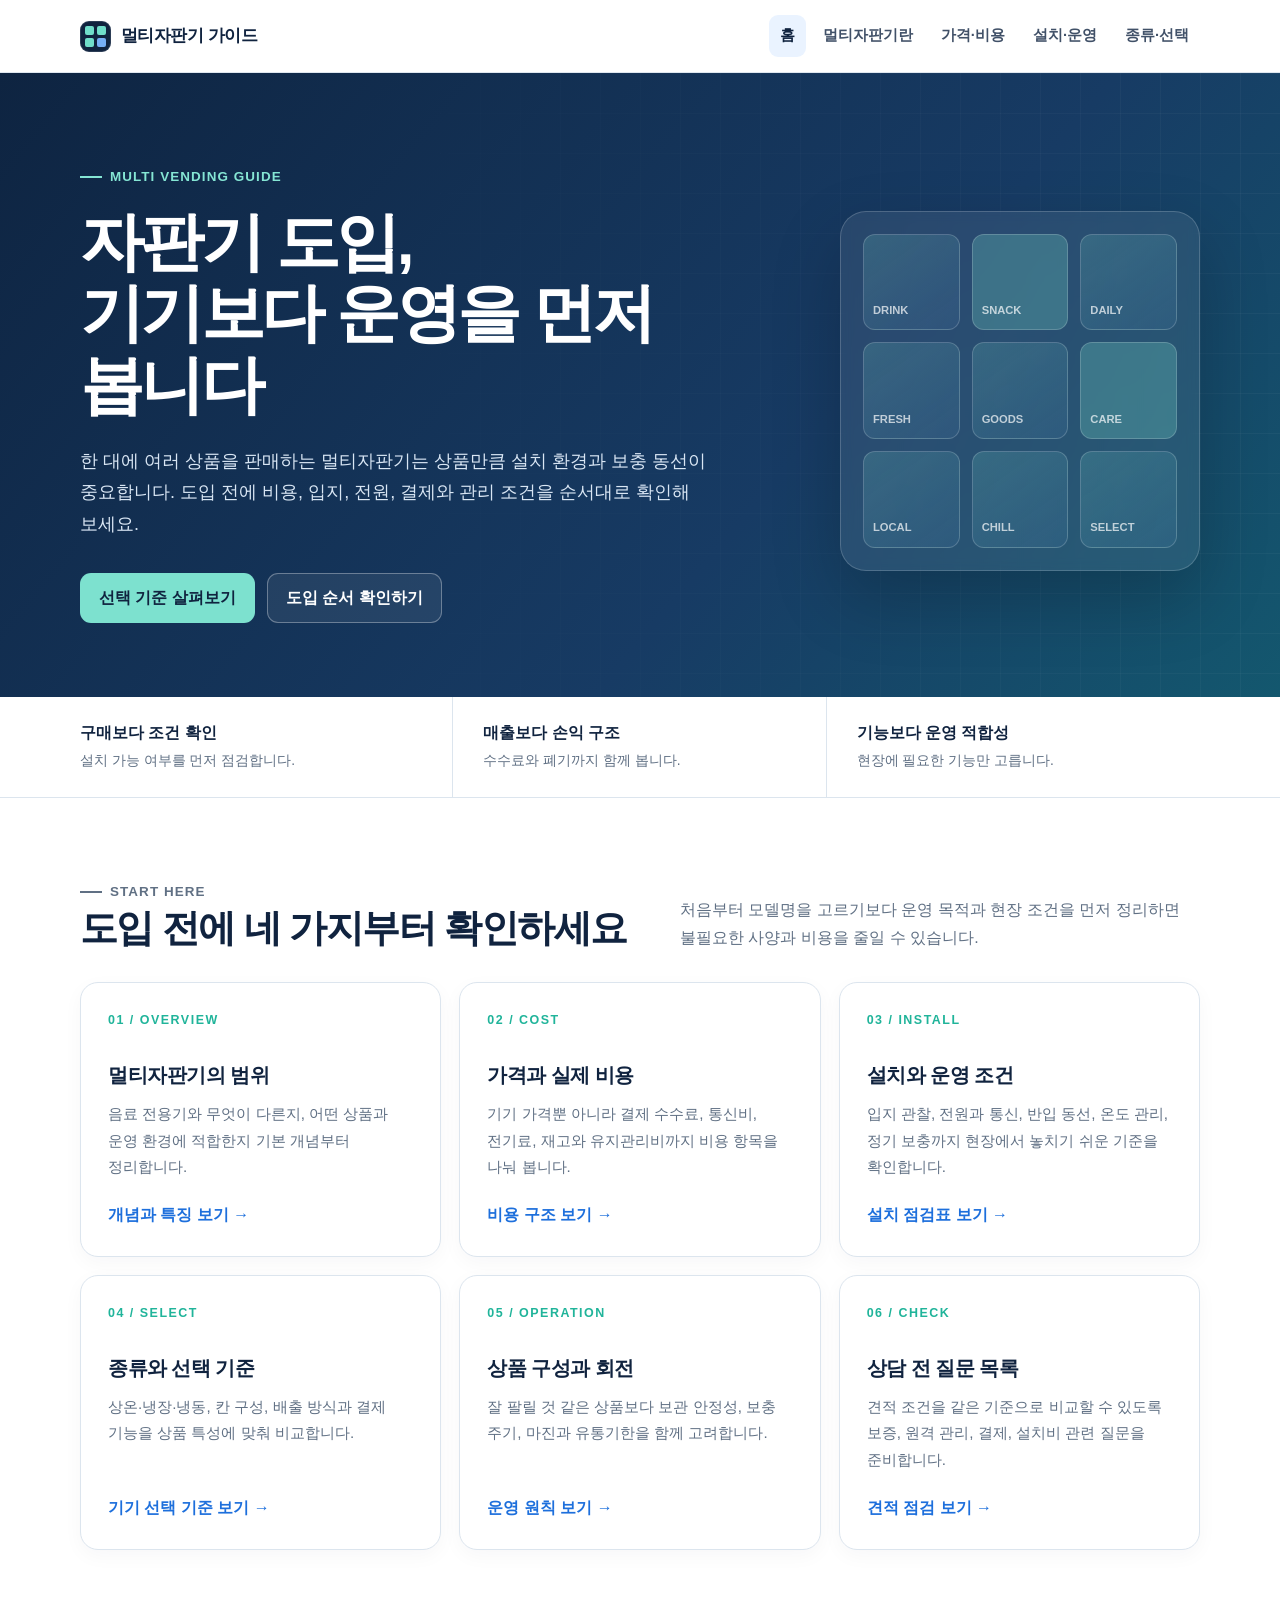
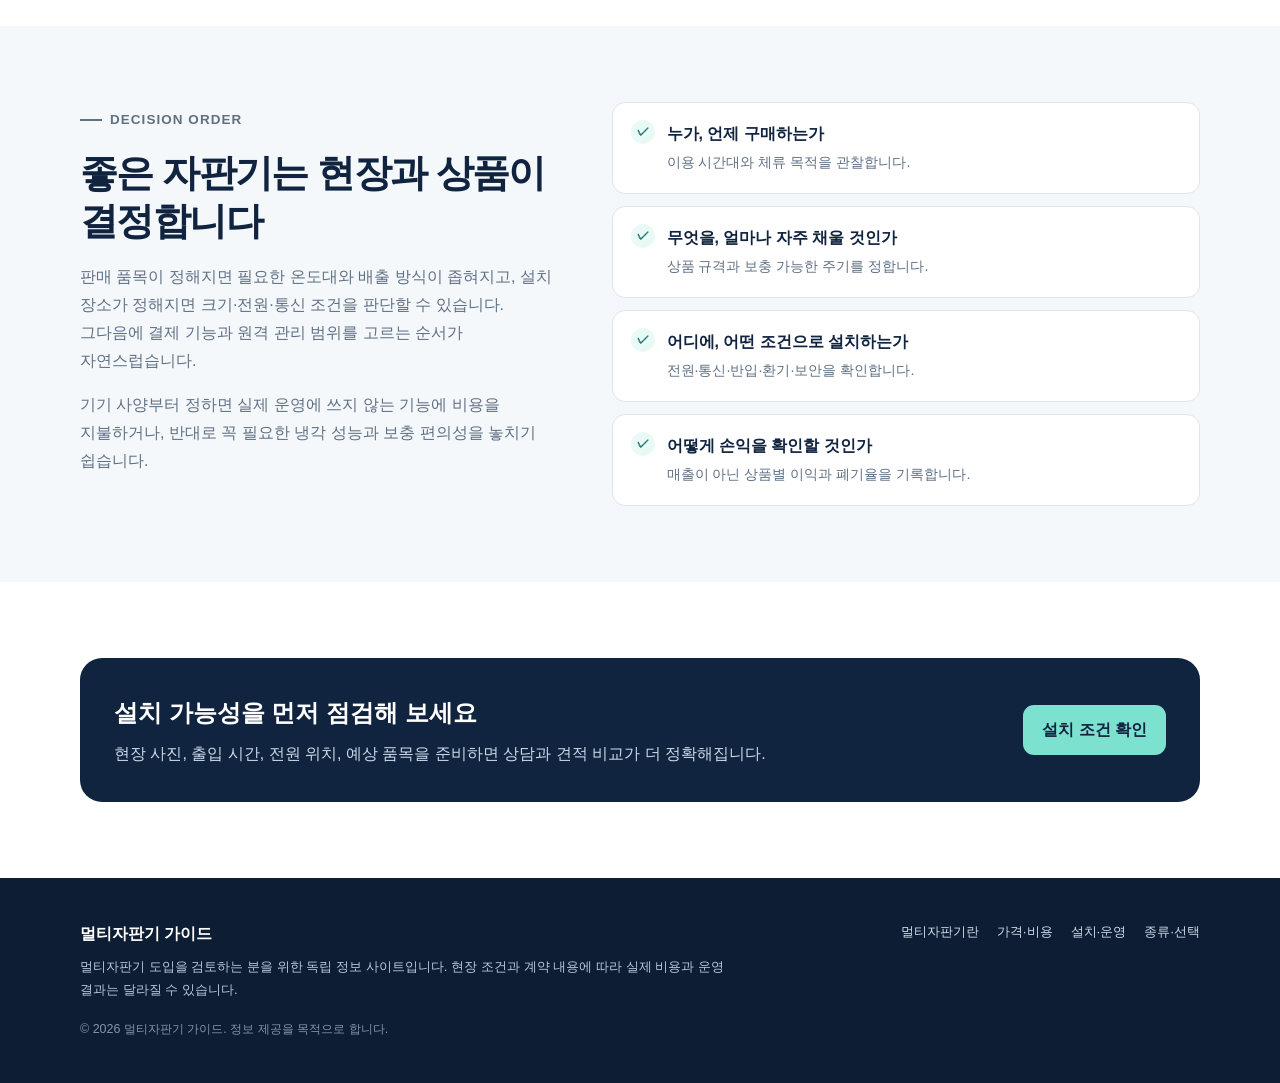
<file: index.html>
<!doctype html>
<html lang="ko">
<head>
  <meta charset="utf-8">
  <meta name="viewport" content="width=device-width, initial-scale=1">
  <title>멀티자판기 가이드 | 설치·비용·운영 정보를 한곳에</title>
  <meta name="description" content="멀티자판기 도입 전 확인할 기기 유형, 예상 비용, 설치 환경, 상품 구성과 운영 관리 기준을 실무 관점에서 정리한 정보 가이드입니다.">
  <link rel="canonical" href="https://multi-vending-guide.github.io/">
  <meta name="theme-color" content="#10233f">
  <meta property="og:type" content="website">
  <meta property="og:locale" content="ko_KR">
  <meta property="og:site_name" content="멀티자판기 가이드">
  <meta property="og:title" content="멀티자판기 가이드 | 설치·비용·운영 정보를 한곳에">
  <meta property="og:description" content="기기 선택부터 설치 환경과 운영 관리까지, 멀티자판기 도입 전에 필요한 정보를 차분하게 살펴보세요.">
  <meta property="og:url" content="https://multi-vending-guide.github.io/">
  <meta name="twitter:card" content="summary">
  <meta name="twitter:title" content="멀티자판기 가이드">
  <meta name="twitter:description" content="멀티자판기 도입 전 확인할 설치·비용·운영 기준을 정리했습니다.">
  <link rel="icon" href="favicon.svg" type="image/svg+xml">
  <link rel="manifest" href="site.webmanifest">
  <link rel="stylesheet" href="assets/style.css">
  <script type="application/ld+json">
  {"@context":"https://schema.org","@type":"WebSite","name":"멀티자판기 가이드","url":"https://multi-vending-guide.github.io/","description":"멀티자판기 설치와 운영을 준비하는 사람을 위한 독립 정보 사이트","inLanguage":"ko-KR"}
  </script>
</head>
<body>
  <a class="skip-link" href="#main">본문 바로가기</a>
  <header class="site-header">
    <div class="container header-inner">
      <a class="brand" href="index.html" aria-label="멀티자판기 가이드 홈"><span class="brand-mark" aria-hidden="true"><i></i><i></i><i></i><i></i></span>멀티자판기 가이드</a>
      <button class="menu-button" type="button" aria-expanded="false" aria-controls="site-nav" aria-label="메뉴 열기">☰</button>
      <nav class="site-nav" id="site-nav" aria-label="주요 메뉴">
        <a href="index.html" aria-current="page">홈</a>
        <a href="multi-vending-machine.html">멀티자판기란</a>
        <a href="multi-vending-machine-cost.html">가격·비용</a>
        <a href="multi-vending-machine-installation.html">설치·운영</a>
        <a href="multi-vending-machine-guide.html">종류·선택</a>
      </nav>
    </div>
  </header>

  <main id="main">
    <section class="hero">
      <div class="container hero-grid">
        <div>
          <p class="eyebrow">Multi Vending Guide</p>
          <h1>자판기 도입,<br>기기보다 운영을 먼저 봅니다</h1>
          <p class="lead">한 대에 여러 상품을 판매하는 멀티자판기는 상품만큼 설치 환경과 보충 동선이 중요합니다. 도입 전에 비용, 입지, 전원, 결제와 관리 조건을 순서대로 확인해 보세요.</p>
          <div class="hero-actions">
            <a class="button button-primary" href="multi-vending-machine-guide.html">선택 기준 살펴보기</a>
            <a class="button button-ghost" href="#start">도입 순서 확인하기</a>
          </div>
        </div>
        <div class="vending-visual" aria-label="다양한 상품 칸을 표현한 그래픽">
          <span>DRINK</span><span>SNACK</span><span>DAILY</span>
          <span>FRESH</span><span>GOODS</span><span>CARE</span>
          <span>LOCAL</span><span>CHILL</span><span>SELECT</span>
        </div>
      </div>
    </section>

    <div class="trust-strip" aria-label="사이트 정보 원칙">
      <div class="container trust-inner">
        <div class="trust-item"><strong>구매보다 조건 확인</strong><span>설치 가능 여부를 먼저 점검합니다.</span></div>
        <div class="trust-item"><strong>매출보다 손익 구조</strong><span>수수료와 폐기까지 함께 봅니다.</span></div>
        <div class="trust-item"><strong>기능보다 운영 적합성</strong><span>현장에 필요한 기능만 고릅니다.</span></div>
      </div>
    </div>

    <section class="section section-white" id="start">
      <div class="container">
        <div class="section-head">
          <div><p class="eyebrow">Start here</p><h2>도입 전에 네 가지부터 확인하세요</h2></div>
          <p>처음부터 모델명을 고르기보다 운영 목적과 현장 조건을 먼저 정리하면 불필요한 사양과 비용을 줄일 수 있습니다.</p>
        </div>
        <div class="cards">
          <article class="card"><span class="card-number">01 / OVERVIEW</span><h3>멀티자판기의 범위</h3><p>음료 전용기와 무엇이 다른지, 어떤 상품과 운영 환경에 적합한지 기본 개념부터 정리합니다.</p><a class="card-link" href="multi-vending-machine.html">개념과 특징 보기</a></article>
          <article class="card"><span class="card-number">02 / COST</span><h3>가격과 실제 비용</h3><p>기기 가격뿐 아니라 결제 수수료, 통신비, 전기료, 재고와 유지관리비까지 비용 항목을 나눠 봅니다.</p><a class="card-link" href="multi-vending-machine-cost.html">비용 구조 보기</a></article>
          <article class="card"><span class="card-number">03 / INSTALL</span><h3>설치와 운영 조건</h3><p>입지 관찰, 전원과 통신, 반입 동선, 온도 관리, 정기 보충까지 현장에서 놓치기 쉬운 기준을 확인합니다.</p><a class="card-link" href="multi-vending-machine-installation.html">설치 점검표 보기</a></article>
          <article class="card"><span class="card-number">04 / SELECT</span><h3>종류와 선택 기준</h3><p>상온·냉장·냉동, 칸 구성, 배출 방식과 결제 기능을 상품 특성에 맞춰 비교합니다.</p><a class="card-link" href="multi-vending-machine-guide.html">기기 선택 기준 보기</a></article>
          <article class="card"><span class="card-number">05 / OPERATION</span><h3>상품 구성과 회전</h3><p>잘 팔릴 것 같은 상품보다 보관 안정성, 보충 주기, 마진과 유통기한을 함께 고려합니다.</p><a class="card-link" href="multi-vending-machine.html#operation">운영 원칙 보기</a></article>
          <article class="card"><span class="card-number">06 / CHECK</span><h3>상담 전 질문 목록</h3><p>견적 조건을 같은 기준으로 비교할 수 있도록 보증, 원격 관리, 결제, 설치비 관련 질문을 준비합니다.</p><a class="card-link" href="multi-vending-machine-cost.html#quote">견적 점검 보기</a></article>
        </div>
      </div>
    </section>

    <section class="section">
      <div class="container decision-grid">
        <div class="decision-copy">
          <p class="eyebrow">Decision order</p>
          <h2>좋은 자판기는 현장과 상품이 결정합니다</h2>
          <p>판매 품목이 정해지면 필요한 온도대와 배출 방식이 좁혀지고, 설치 장소가 정해지면 크기·전원·통신 조건을 판단할 수 있습니다. 그다음에 결제 기능과 원격 관리 범위를 고르는 순서가 자연스럽습니다.</p>
          <p>기기 사양부터 정하면 실제 운영에 쓰지 않는 기능에 비용을 지불하거나, 반대로 꼭 필요한 냉각 성능과 보충 편의성을 놓치기 쉽습니다.</p>
        </div>
        <ol class="check-list">
          <li><strong>누가, 언제 구매하는가</strong><span>이용 시간대와 체류 목적을 관찰합니다.</span></li>
          <li><strong>무엇을, 얼마나 자주 채울 것인가</strong><span>상품 규격과 보충 가능한 주기를 정합니다.</span></li>
          <li><strong>어디에, 어떤 조건으로 설치하는가</strong><span>전원·통신·반입·환기·보안을 확인합니다.</span></li>
          <li><strong>어떻게 손익을 확인할 것인가</strong><span>매출이 아닌 상품별 이익과 폐기율을 기록합니다.</span></li>
        </ol>
      </div>
    </section>

    <section class="section section-white">
      <div class="container">
        <div class="cta-band">
          <div><h2>설치 가능성을 먼저 점검해 보세요</h2><p>현장 사진, 출입 시간, 전원 위치, 예상 품목을 준비하면 상담과 견적 비교가 더 정확해집니다.</p></div>
          <a class="button button-primary" href="multi-vending-machine-installation.html">설치 조건 확인</a>
        </div>
      </div>
    </section>
  </main>

  <footer class="site-footer">
    <div class="container">
      <div class="footer-inner">
        <div><div class="footer-brand">멀티자판기 가이드</div><p class="footer-note">멀티자판기 도입을 검토하는 분을 위한 독립 정보 사이트입니다. 현장 조건과 계약 내용에 따라 실제 비용과 운영 결과는 달라질 수 있습니다.</p></div>
        <nav class="footer-nav" aria-label="하단 메뉴"><a href="multi-vending-machine.html">멀티자판기란</a><a href="multi-vending-machine-cost.html">가격·비용</a><a href="multi-vending-machine-installation.html">설치·운영</a><a href="multi-vending-machine-guide.html">종류·선택</a></nav>
      </div>
      <div class="copyright">© <span data-year>2026</span> 멀티자판기 가이드. 정보 제공을 목적으로 합니다.</div>
    </div>
  </footer>
  <script src="assets/site.js" defer></script>
</body>
</html>
</file>
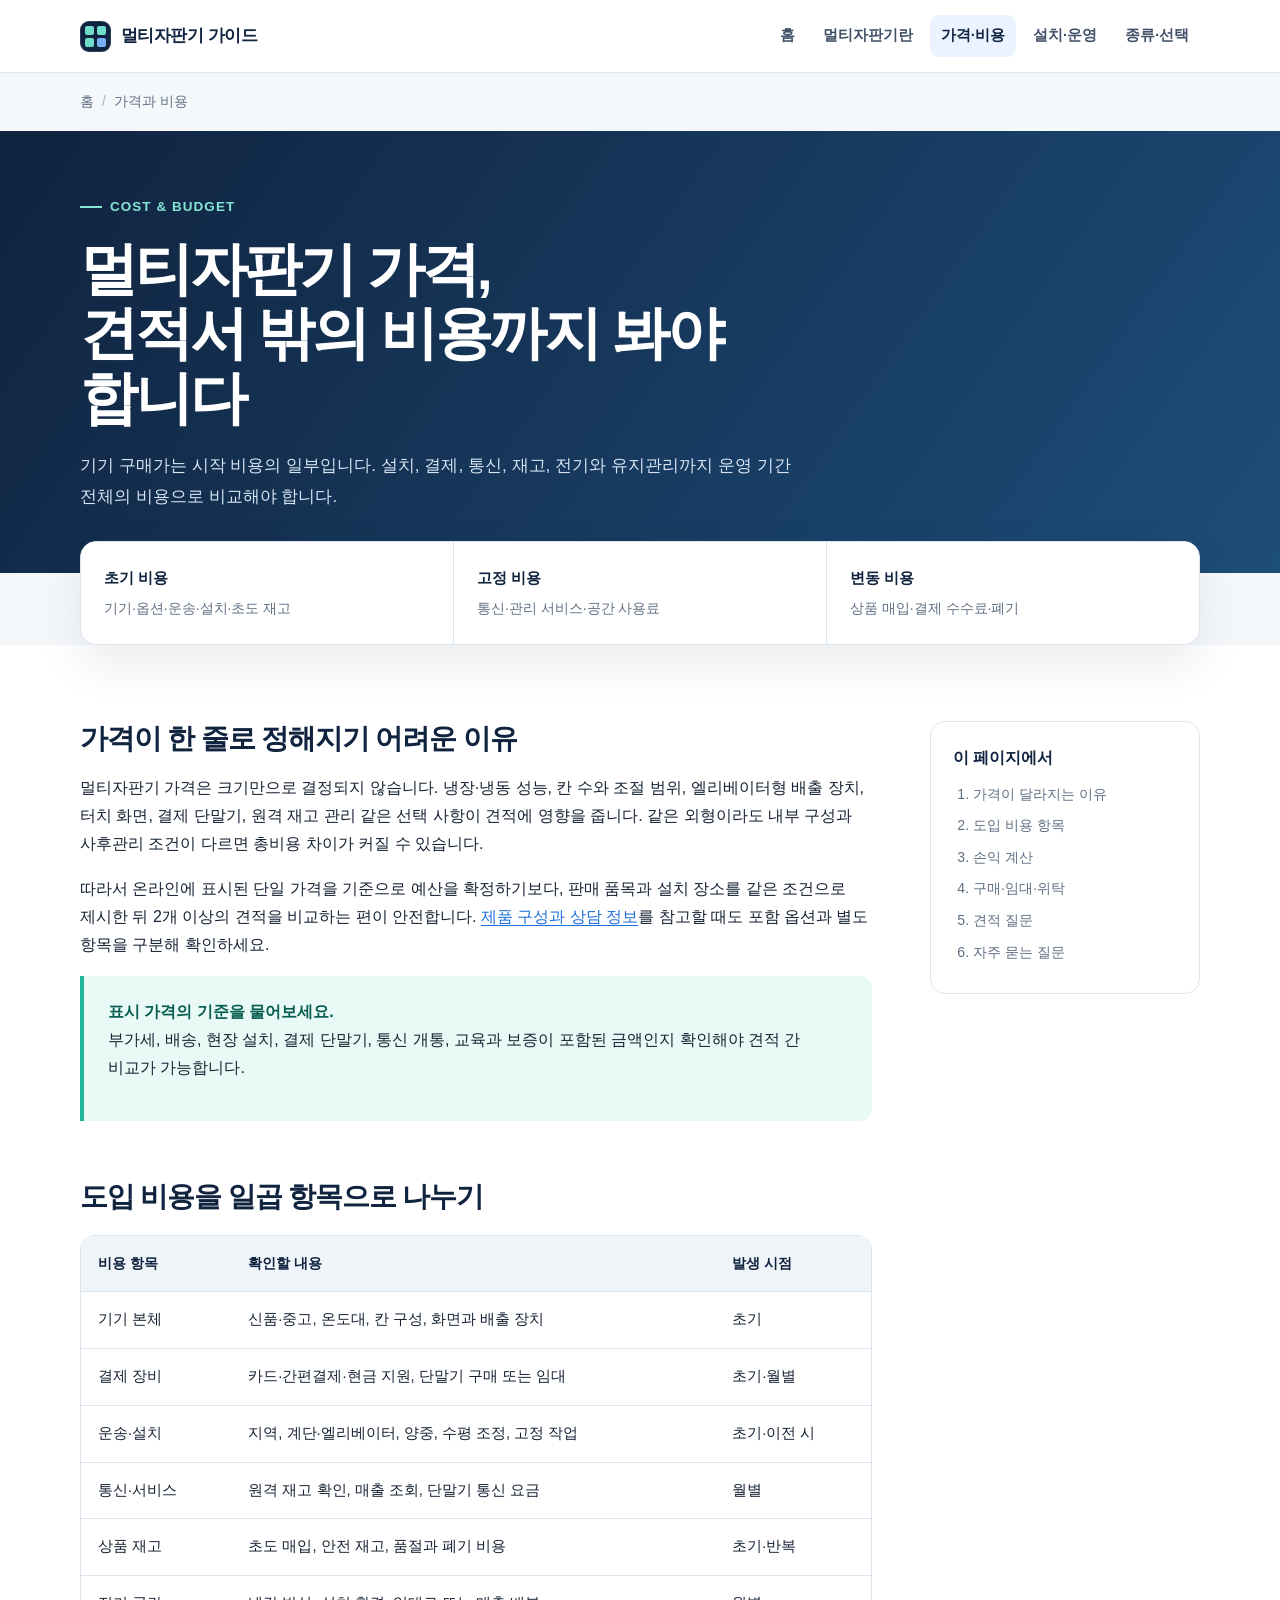
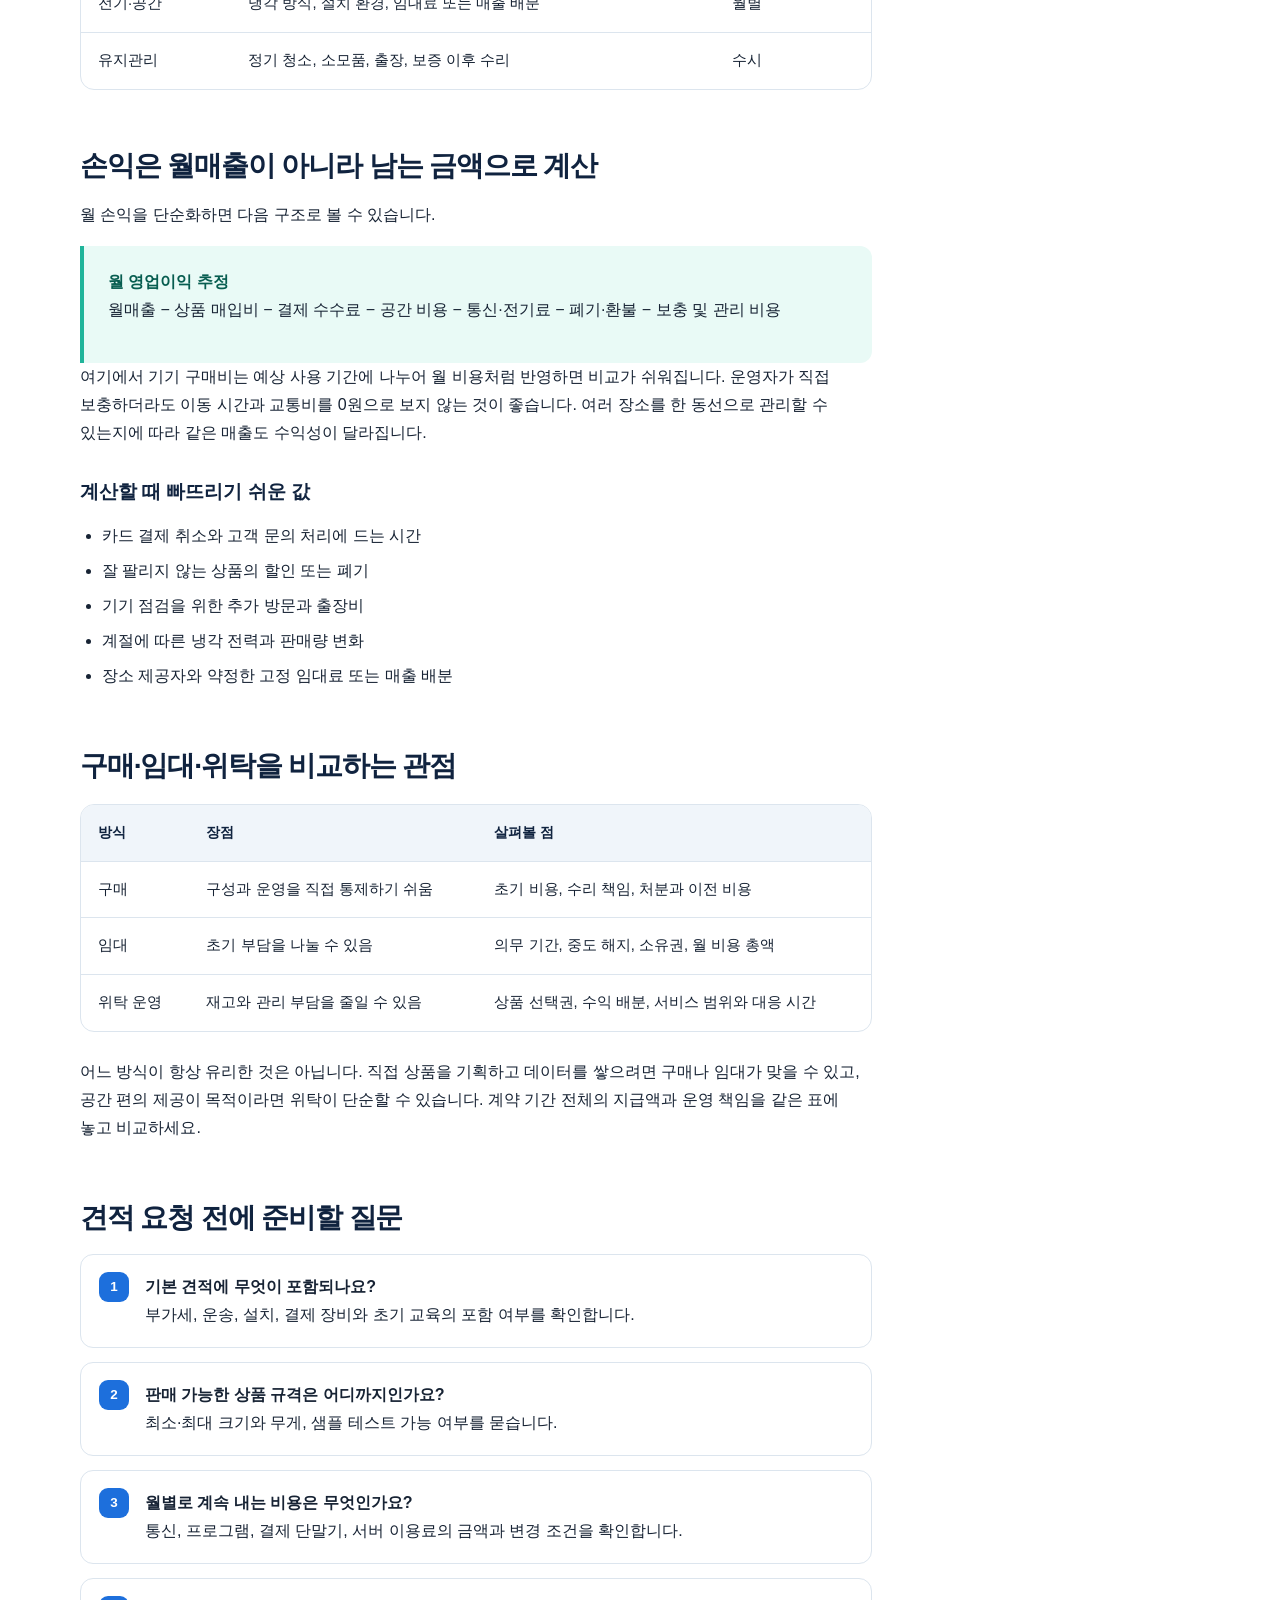
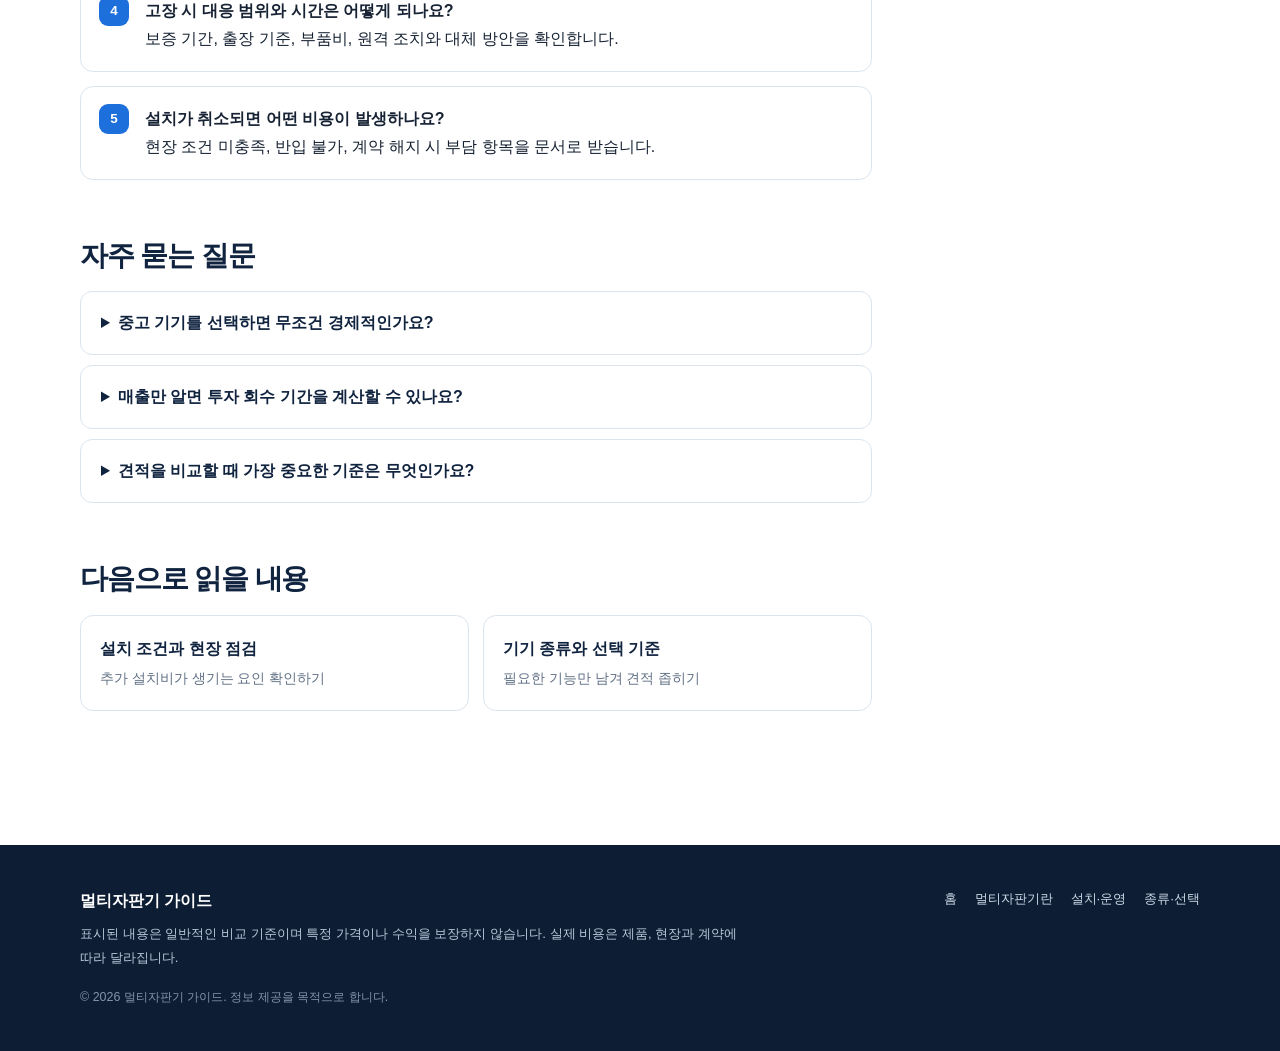
<file: multi-vending-machine-cost.html>
<!doctype html>
<html lang="ko">
<head>
  <meta charset="utf-8"><meta name="viewport" content="width=device-width, initial-scale=1">
  <title>멀티자판기 가격과 비용 계산법 | 멀티자판기 가이드</title>
  <meta name="description" content="멀티자판기 견적을 기기비, 설치비, 결제·통신비, 전기료, 재고와 유지관리비로 나누어 비교하는 방법과 손익 점검식을 안내합니다.">
  <link rel="canonical" href="https://multi-vending-guide.github.io/multi-vending-machine-cost.html">
  <meta name="theme-color" content="#10233f"><meta property="og:type" content="article"><meta property="og:locale" content="ko_KR"><meta property="og:site_name" content="멀티자판기 가이드"><meta property="og:title" content="멀티자판기 가격과 비용 계산법"><meta property="og:description" content="구매가만 보지 않고 설치부터 운영까지 총비용을 비교하는 방법을 정리했습니다."><meta property="og:url" content="https://multi-vending-guide.github.io/multi-vending-machine-cost.html"><meta name="twitter:card" content="summary"><meta name="twitter:title" content="멀티자판기 가격과 비용 계산법"><meta name="twitter:description" content="기기비, 설치비, 수수료, 재고와 유지관리비를 함께 계산하세요.">
  <link rel="icon" href="favicon.svg" type="image/svg+xml"><link rel="manifest" href="site.webmanifest"><link rel="stylesheet" href="assets/style.css">
  <script type="application/ld+json">{"@context":"https://schema.org","@graph":[{"@type":"BreadcrumbList","itemListElement":[{"@type":"ListItem","position":1,"name":"홈","item":"https://multi-vending-guide.github.io/"},{"@type":"ListItem","position":2,"name":"가격과 비용","item":"https://multi-vending-guide.github.io/multi-vending-machine-cost.html"}]},{"@type":"Article","headline":"멀티자판기 가격과 비용 계산법","description":"멀티자판기 도입과 운영에 드는 비용을 항목별로 설명하는 정보 글","inLanguage":"ko-KR","mainEntityOfPage":"https://multi-vending-guide.github.io/multi-vending-machine-cost.html","author":{"@type":"Organization","name":"멀티자판기 가이드"},"publisher":{"@type":"Organization","name":"멀티자판기 가이드"}}]}</script>
</head>
<body>
<a class="skip-link" href="#main">본문 바로가기</a><header class="site-header"><div class="container header-inner"><a class="brand" href="index.html" aria-label="멀티자판기 가이드 홈"><span class="brand-mark" aria-hidden="true"><i></i><i></i><i></i><i></i></span>멀티자판기 가이드</a><button class="menu-button" type="button" aria-expanded="false" aria-controls="site-nav" aria-label="메뉴 열기">☰</button><nav class="site-nav" id="site-nav" aria-label="주요 메뉴"><a href="index.html">홈</a><a href="multi-vending-machine.html">멀티자판기란</a><a href="multi-vending-machine-cost.html" aria-current="page">가격·비용</a><a href="multi-vending-machine-installation.html">설치·운영</a><a href="multi-vending-machine-guide.html">종류·선택</a></nav></div></header>
<div class="container breadcrumb"><ol><li><a href="index.html">홈</a></li><li aria-current="page">가격과 비용</li></ol></div>
<main id="main"><section class="page-hero"><div class="container"><p class="eyebrow">Cost &amp; Budget</p><h1>멀티자판기 가격,<br>견적서 밖의 비용까지 봐야 합니다</h1><p class="lead">기기 구매가는 시작 비용의 일부입니다. 설치, 결제, 통신, 재고, 전기와 유지관리까지 운영 기간 전체의 비용으로 비교해야 합니다.</p></div></section>
<div class="container quick-summary"><div><strong>초기 비용</strong><span>기기·옵션·운송·설치·초도 재고</span></div><div><strong>고정 비용</strong><span>통신·관리 서비스·공간 사용료</span></div><div><strong>변동 비용</strong><span>상품 매입·결제 수수료·폐기</span></div></div>
<section class="section section-white"><div class="container article-layout"><article class="content">
  <section id="price"><h2>가격이 한 줄로 정해지기 어려운 이유</h2><p>멀티자판기 가격은 크기만으로 결정되지 않습니다. 냉장·냉동 성능, 칸 수와 조절 범위, 엘리베이터형 배출 장치, 터치 화면, 결제 단말기, 원격 재고 관리 같은 선택 사항이 견적에 영향을 줍니다. 같은 외형이라도 내부 구성과 사후관리 조건이 다르면 총비용 차이가 커질 수 있습니다.</p><p>따라서 온라인에 표시된 단일 가격을 기준으로 예산을 확정하기보다, 판매 품목과 설치 장소를 같은 조건으로 제시한 뒤 2개 이상의 견적을 비교하는 편이 안전합니다. <a href="https://japangi-market.vercel.app/">제품 구성과 상담 정보</a>를 참고할 때도 포함 옵션과 별도 항목을 구분해 확인하세요.</p><div class="note"><strong>표시 가격의 기준을 물어보세요.</strong><p>부가세, 배송, 현장 설치, 결제 단말기, 통신 개통, 교육과 보증이 포함된 금액인지 확인해야 견적 간 비교가 가능합니다.</p></div></section>

  <section id="items"><h2>도입 비용을 일곱 항목으로 나누기</h2><div class="table-wrap"><table><thead><tr><th>비용 항목</th><th>확인할 내용</th><th>발생 시점</th></tr></thead><tbody><tr><td>기기 본체</td><td>신품·중고, 온도대, 칸 구성, 화면과 배출 장치</td><td>초기</td></tr><tr><td>결제 장비</td><td>카드·간편결제·현금 지원, 단말기 구매 또는 임대</td><td>초기·월별</td></tr><tr><td>운송·설치</td><td>지역, 계단·엘리베이터, 양중, 수평 조정, 고정 작업</td><td>초기·이전 시</td></tr><tr><td>통신·서비스</td><td>원격 재고 확인, 매출 조회, 단말기 통신 요금</td><td>월별</td></tr><tr><td>상품 재고</td><td>초도 매입, 안전 재고, 품절과 폐기 비용</td><td>초기·반복</td></tr><tr><td>전기·공간</td><td>냉각 방식, 설치 환경, 임대료 또는 매출 배분</td><td>월별</td></tr><tr><td>유지관리</td><td>정기 청소, 소모품, 출장, 보증 이후 수리</td><td>수시</td></tr></tbody></table></div></section>

  <section id="formula"><h2>손익은 월매출이 아니라 남는 금액으로 계산</h2><p>월 손익을 단순화하면 다음 구조로 볼 수 있습니다.</p><div class="note"><strong>월 영업이익 추정</strong><p>월매출 − 상품 매입비 − 결제 수수료 − 공간 비용 − 통신·전기료 − 폐기·환불 − 보충 및 관리 비용</p></div><p>여기에서 기기 구매비는 예상 사용 기간에 나누어 월 비용처럼 반영하면 비교가 쉬워집니다. 운영자가 직접 보충하더라도 이동 시간과 교통비를 0원으로 보지 않는 것이 좋습니다. 여러 장소를 한 동선으로 관리할 수 있는지에 따라 같은 매출도 수익성이 달라집니다.</p><h3>계산할 때 빠뜨리기 쉬운 값</h3><ul><li>카드 결제 취소와 고객 문의 처리에 드는 시간</li><li>잘 팔리지 않는 상품의 할인 또는 폐기</li><li>기기 점검을 위한 추가 방문과 출장비</li><li>계절에 따른 냉각 전력과 판매량 변화</li><li>장소 제공자와 약정한 고정 임대료 또는 매출 배분</li></ul></section>

  <section id="buy"><h2>구매·임대·위탁을 비교하는 관점</h2><div class="table-wrap"><table><thead><tr><th>방식</th><th>장점</th><th>살펴볼 점</th></tr></thead><tbody><tr><td>구매</td><td>구성과 운영을 직접 통제하기 쉬움</td><td>초기 비용, 수리 책임, 처분과 이전 비용</td></tr><tr><td>임대</td><td>초기 부담을 나눌 수 있음</td><td>의무 기간, 중도 해지, 소유권, 월 비용 총액</td></tr><tr><td>위탁 운영</td><td>재고와 관리 부담을 줄일 수 있음</td><td>상품 선택권, 수익 배분, 서비스 범위와 대응 시간</td></tr></tbody></table></div><p>어느 방식이 항상 유리한 것은 아닙니다. 직접 상품을 기획하고 데이터를 쌓으려면 구매나 임대가 맞을 수 있고, 공간 편의 제공이 목적이라면 위탁이 단순할 수 있습니다. 계약 기간 전체의 지급액과 운영 책임을 같은 표에 놓고 비교하세요.</p></section>

  <section id="quote"><h2>견적 요청 전에 준비할 질문</h2><ol class="step-list"><li><strong>기본 견적에 무엇이 포함되나요?</strong><br>부가세, 운송, 설치, 결제 장비와 초기 교육의 포함 여부를 확인합니다.</li><li><strong>판매 가능한 상품 규격은 어디까지인가요?</strong><br>최소·최대 크기와 무게, 샘플 테스트 가능 여부를 묻습니다.</li><li><strong>월별로 계속 내는 비용은 무엇인가요?</strong><br>통신, 프로그램, 결제 단말기, 서버 이용료의 금액과 변경 조건을 확인합니다.</li><li><strong>고장 시 대응 범위와 시간은 어떻게 되나요?</strong><br>보증 기간, 출장 기준, 부품비, 원격 조치와 대체 방안을 확인합니다.</li><li><strong>설치가 취소되면 어떤 비용이 발생하나요?</strong><br>현장 조건 미충족, 반입 불가, 계약 해지 시 부담 항목을 문서로 받습니다.</li></ol></section>

  <section class="faq" id="faq"><h2>자주 묻는 질문</h2><details><summary>중고 기기를 선택하면 무조건 경제적인가요?</summary><p>초기 가격은 낮을 수 있지만 냉각 장치 상태, 결제 시스템 호환, 부품 수급과 보증 범위를 함께 봐야 합니다. 설치 전 점검 내역과 수리 이력을 확인하세요.</p></details><details><summary>매출만 알면 투자 회수 기간을 계산할 수 있나요?</summary><p>상품 원가, 수수료, 폐기와 관리비를 뺀 월 순현금흐름이 필요합니다. 판매량이 계절에 따라 달라지는 경우 보수적인 기간을 포함해 계산하세요.</p></details><details><summary>견적을 비교할 때 가장 중요한 기준은 무엇인가요?</summary><p>동일한 상품, 장소, 결제와 관리 조건으로 요청했는지가 우선입니다. 총액과 함께 제외 항목, 보증, 장애 대응 조건을 비교하세요.</p></details></section>
  <section><h2>다음으로 읽을 내용</h2><div class="related"><a href="multi-vending-machine-installation.html">설치 조건과 현장 점검<span>추가 설치비가 생기는 요인 확인하기</span></a><a href="multi-vending-machine-guide.html">기기 종류와 선택 기준<span>필요한 기능만 남겨 견적 좁히기</span></a></div></section>
</article><aside class="toc" aria-label="이 페이지의 목차"><strong>이 페이지에서</strong><ol><li><a href="#price">가격이 달라지는 이유</a></li><li><a href="#items">도입 비용 항목</a></li><li><a href="#formula">손익 계산</a></li><li><a href="#buy">구매·임대·위탁</a></li><li><a href="#quote">견적 질문</a></li><li><a href="#faq">자주 묻는 질문</a></li></ol></aside></div></section></main>
<footer class="site-footer"><div class="container"><div class="footer-inner"><div><div class="footer-brand">멀티자판기 가이드</div><p class="footer-note">표시된 내용은 일반적인 비교 기준이며 특정 가격이나 수익을 보장하지 않습니다. 실제 비용은 제품, 현장과 계약에 따라 달라집니다.</p></div><nav class="footer-nav" aria-label="하단 메뉴"><a href="index.html">홈</a><a href="multi-vending-machine.html">멀티자판기란</a><a href="multi-vending-machine-installation.html">설치·운영</a><a href="multi-vending-machine-guide.html">종류·선택</a></nav></div><div class="copyright">© <span data-year>2026</span> 멀티자판기 가이드. 정보 제공을 목적으로 합니다.</div></div></footer><script src="assets/site.js" defer></script>
</body></html>
</file>
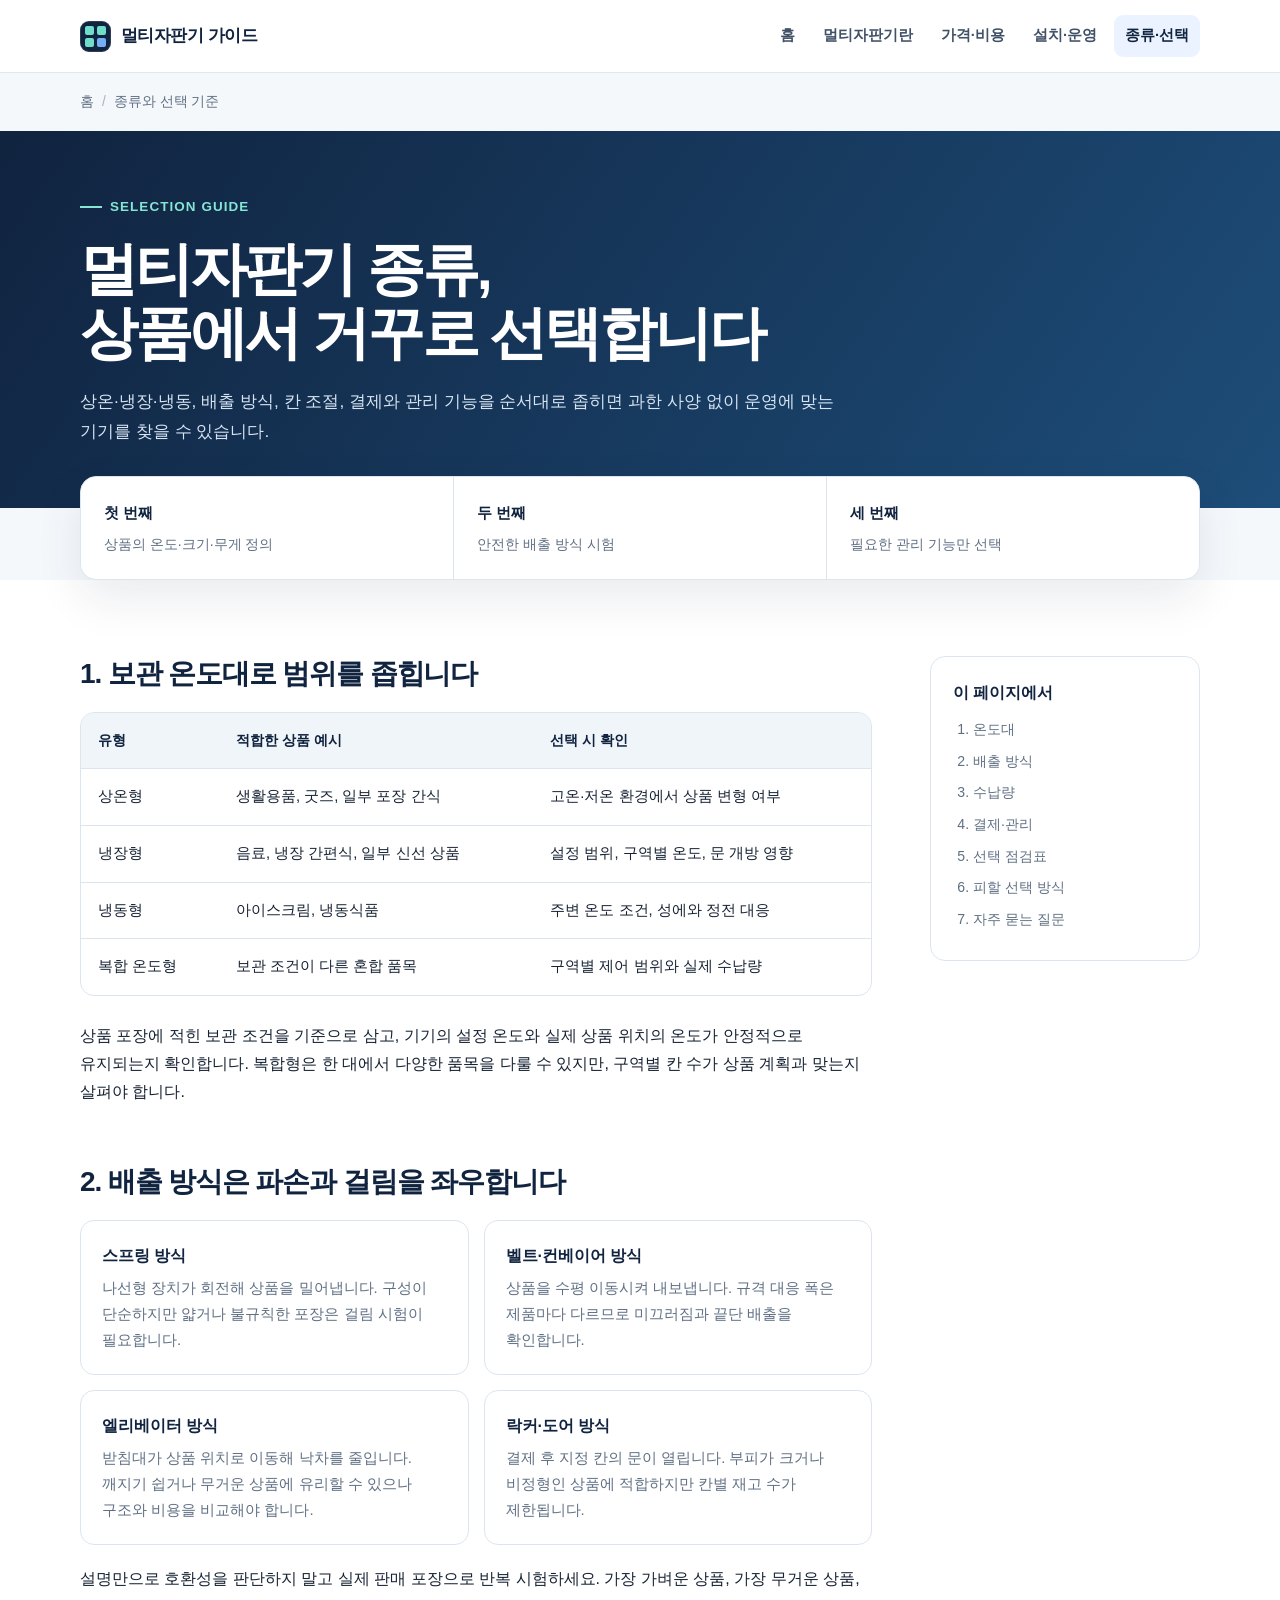
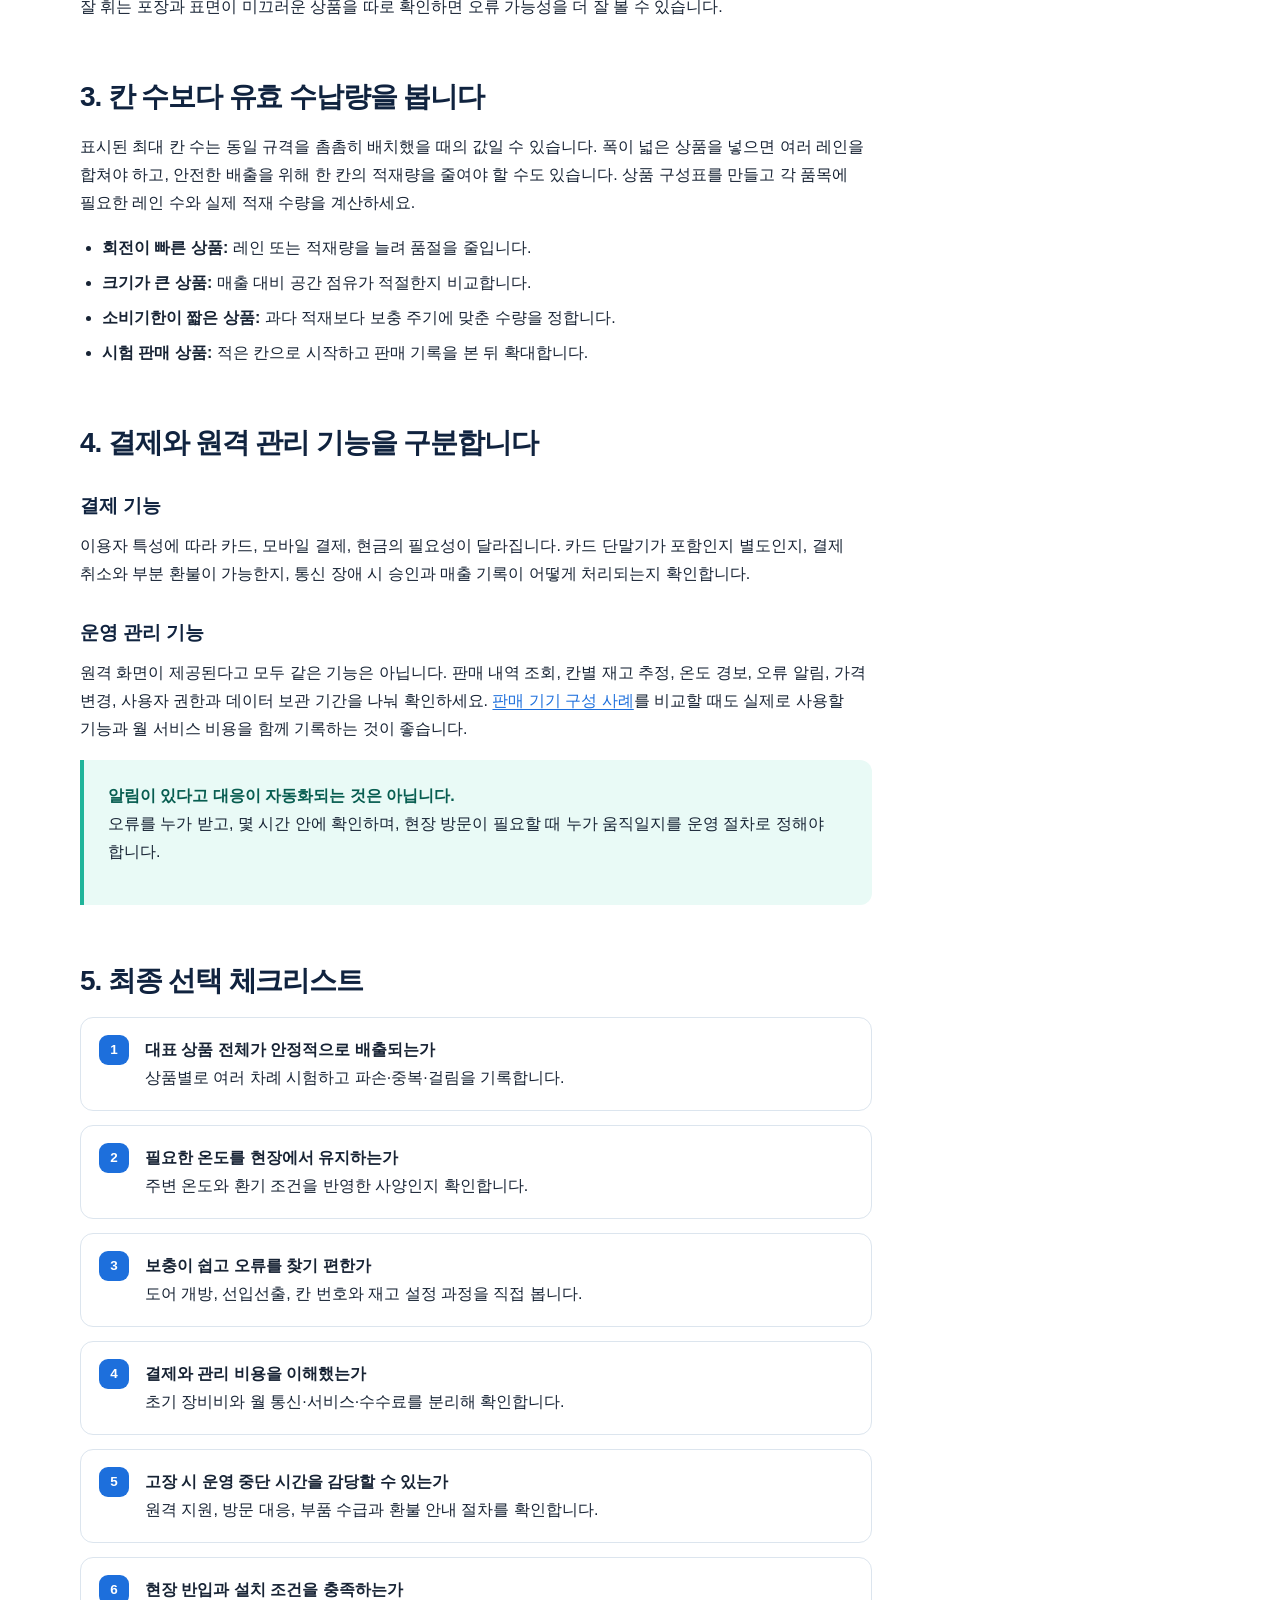
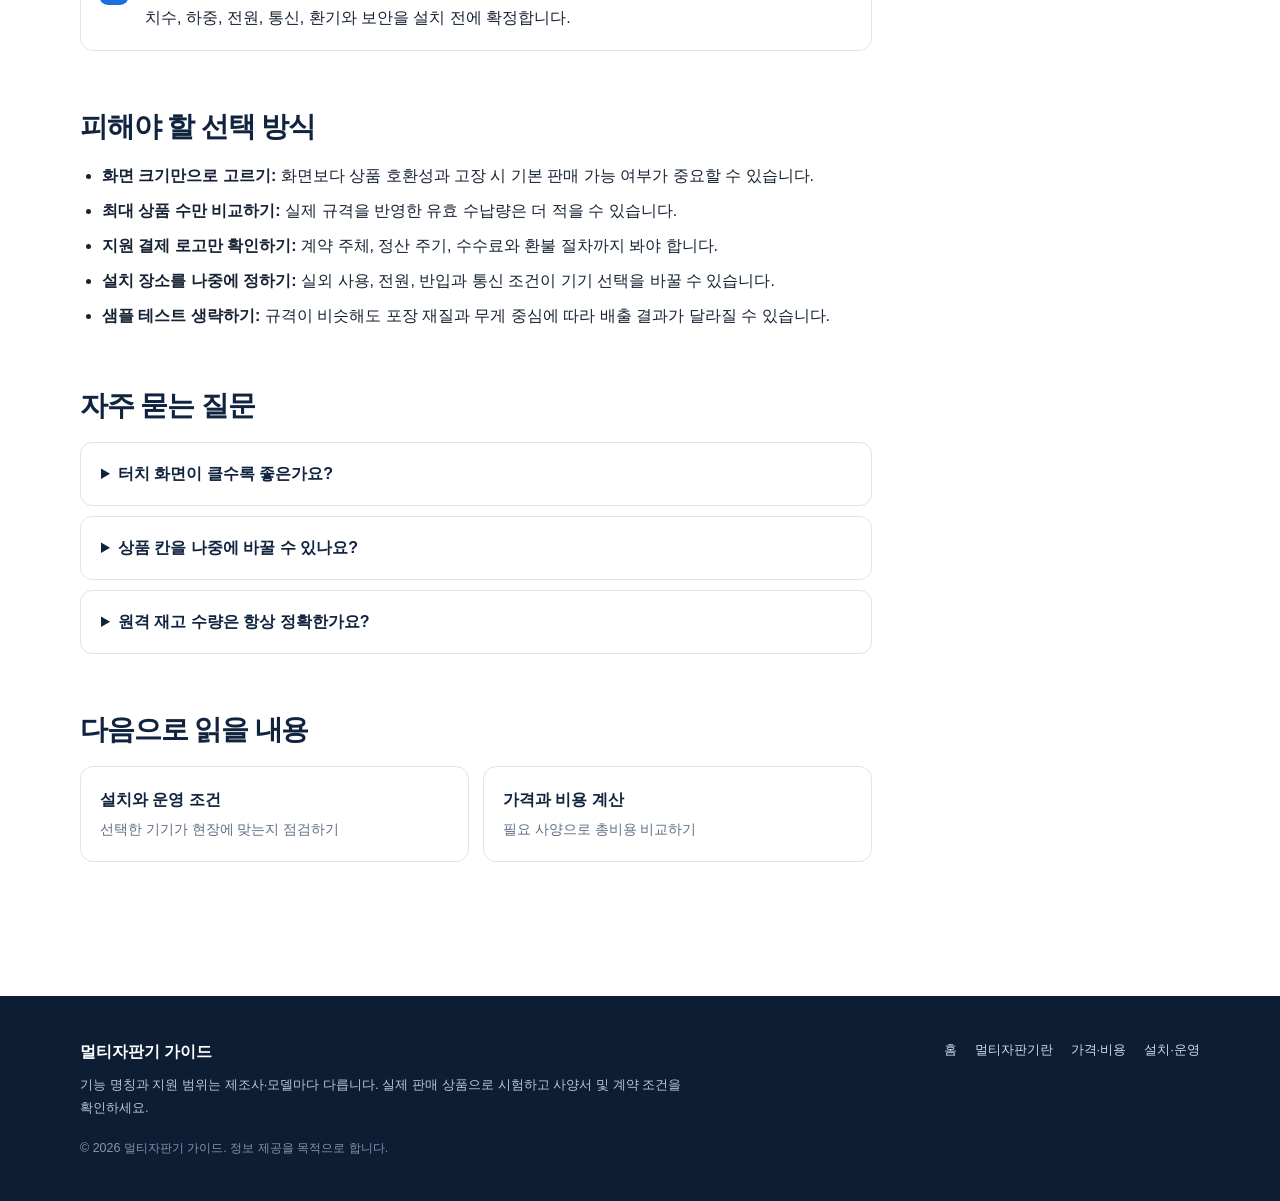
<file: multi-vending-machine-guide.html>
<!doctype html>
<html lang="ko">
<head>
  <meta charset="utf-8"><meta name="viewport" content="width=device-width, initial-scale=1">
  <title>멀티자판기 종류와 선택 기준 | 멀티자판기 가이드</title>
  <meta name="description" content="상온·냉장·냉동 멀티자판기, 스프링·컨베이어·엘리베이터 배출 방식과 결제·원격 관리 기능을 상품과 현장에 맞춰 선택하는 방법입니다.">
  <link rel="canonical" href="https://multi-vending-guide.github.io/multi-vending-machine-guide.html">
  <meta name="theme-color" content="#10233f"><meta property="og:type" content="article"><meta property="og:locale" content="ko_KR"><meta property="og:site_name" content="멀티자판기 가이드"><meta property="og:title" content="멀티자판기 종류와 선택 기준"><meta property="og:description" content="온도, 배출, 칸 구성, 결제와 관리 기능을 상품과 현장에 맞춰 고르는 방법입니다."><meta property="og:url" content="https://multi-vending-guide.github.io/multi-vending-machine-guide.html"><meta name="twitter:card" content="summary"><meta name="twitter:title" content="멀티자판기 종류와 선택 기준"><meta name="twitter:description" content="기능이 많은 기기보다 운영에 맞는 기기를 선택하세요.">
  <link rel="icon" href="favicon.svg" type="image/svg+xml"><link rel="manifest" href="site.webmanifest"><link rel="stylesheet" href="assets/style.css">
  <script type="application/ld+json">{"@context":"https://schema.org","@graph":[{"@type":"BreadcrumbList","itemListElement":[{"@type":"ListItem","position":1,"name":"홈","item":"https://multi-vending-guide.github.io/"},{"@type":"ListItem","position":2,"name":"종류와 선택 기준","item":"https://multi-vending-guide.github.io/multi-vending-machine-guide.html"}]},{"@type":"Article","headline":"멀티자판기 종류와 선택 기준","description":"멀티자판기의 온도대, 배출 방식과 관리 기능을 선택하는 정보 글","inLanguage":"ko-KR","mainEntityOfPage":"https://multi-vending-guide.github.io/multi-vending-machine-guide.html","author":{"@type":"Organization","name":"멀티자판기 가이드"},"publisher":{"@type":"Organization","name":"멀티자판기 가이드"}}]}</script>
</head>
<body>
<a class="skip-link" href="#main">본문 바로가기</a><header class="site-header"><div class="container header-inner"><a class="brand" href="index.html" aria-label="멀티자판기 가이드 홈"><span class="brand-mark" aria-hidden="true"><i></i><i></i><i></i><i></i></span>멀티자판기 가이드</a><button class="menu-button" type="button" aria-expanded="false" aria-controls="site-nav" aria-label="메뉴 열기">☰</button><nav class="site-nav" id="site-nav" aria-label="주요 메뉴"><a href="index.html">홈</a><a href="multi-vending-machine.html">멀티자판기란</a><a href="multi-vending-machine-cost.html">가격·비용</a><a href="multi-vending-machine-installation.html">설치·운영</a><a href="multi-vending-machine-guide.html" aria-current="page">종류·선택</a></nav></div></header>
<div class="container breadcrumb"><ol><li><a href="index.html">홈</a></li><li aria-current="page">종류와 선택 기준</li></ol></div>
<main id="main"><section class="page-hero"><div class="container"><p class="eyebrow">Selection Guide</p><h1>멀티자판기 종류,<br>상품에서 거꾸로 선택합니다</h1><p class="lead">상온·냉장·냉동, 배출 방식, 칸 조절, 결제와 관리 기능을 순서대로 좁히면 과한 사양 없이 운영에 맞는 기기를 찾을 수 있습니다.</p></div></section>
<div class="container quick-summary"><div><strong>첫 번째</strong><span>상품의 온도·크기·무게 정의</span></div><div><strong>두 번째</strong><span>안전한 배출 방식 시험</span></div><div><strong>세 번째</strong><span>필요한 관리 기능만 선택</span></div></div>
<section class="section section-white"><div class="container article-layout"><article class="content">
  <section id="temperature"><h2>1. 보관 온도대로 범위를 좁힙니다</h2><div class="table-wrap"><table><thead><tr><th>유형</th><th>적합한 상품 예시</th><th>선택 시 확인</th></tr></thead><tbody><tr><td>상온형</td><td>생활용품, 굿즈, 일부 포장 간식</td><td>고온·저온 환경에서 상품 변형 여부</td></tr><tr><td>냉장형</td><td>음료, 냉장 간편식, 일부 신선 상품</td><td>설정 범위, 구역별 온도, 문 개방 영향</td></tr><tr><td>냉동형</td><td>아이스크림, 냉동식품</td><td>주변 온도 조건, 성에와 정전 대응</td></tr><tr><td>복합 온도형</td><td>보관 조건이 다른 혼합 품목</td><td>구역별 제어 범위와 실제 수납량</td></tr></tbody></table></div><p>상품 포장에 적힌 보관 조건을 기준으로 삼고, 기기의 설정 온도와 실제 상품 위치의 온도가 안정적으로 유지되는지 확인합니다. 복합형은 한 대에서 다양한 품목을 다룰 수 있지만, 구역별 칸 수가 상품 계획과 맞는지 살펴야 합니다.</p></section>

  <section id="delivery"><h2>2. 배출 방식은 파손과 걸림을 좌우합니다</h2><dl class="term-grid"><div class="term"><dt>스프링 방식</dt><dd>나선형 장치가 회전해 상품을 밀어냅니다. 구성이 단순하지만 얇거나 불규칙한 포장은 걸림 시험이 필요합니다.</dd></div><div class="term"><dt>벨트·컨베이어 방식</dt><dd>상품을 수평 이동시켜 내보냅니다. 규격 대응 폭은 제품마다 다르므로 미끄러짐과 끝단 배출을 확인합니다.</dd></div><div class="term"><dt>엘리베이터 방식</dt><dd>받침대가 상품 위치로 이동해 낙차를 줄입니다. 깨지기 쉽거나 무거운 상품에 유리할 수 있으나 구조와 비용을 비교해야 합니다.</dd></div><div class="term"><dt>락커·도어 방식</dt><dd>결제 후 지정 칸의 문이 열립니다. 부피가 크거나 비정형인 상품에 적합하지만 칸별 재고 수가 제한됩니다.</dd></div></dl><p>설명만으로 호환성을 판단하지 말고 실제 판매 포장으로 반복 시험하세요. 가장 가벼운 상품, 가장 무거운 상품, 잘 휘는 포장과 표면이 미끄러운 상품을 따로 확인하면 오류 가능성을 더 잘 볼 수 있습니다.</p></section>

  <section id="capacity"><h2>3. 칸 수보다 유효 수납량을 봅니다</h2><p>표시된 최대 칸 수는 동일 규격을 촘촘히 배치했을 때의 값일 수 있습니다. 폭이 넓은 상품을 넣으면 여러 레인을 합쳐야 하고, 안전한 배출을 위해 한 칸의 적재량을 줄여야 할 수도 있습니다. 상품 구성표를 만들고 각 품목에 필요한 레인 수와 실제 적재 수량을 계산하세요.</p><ul><li><strong>회전이 빠른 상품:</strong> 레인 또는 적재량을 늘려 품절을 줄입니다.</li><li><strong>크기가 큰 상품:</strong> 매출 대비 공간 점유가 적절한지 비교합니다.</li><li><strong>소비기한이 짧은 상품:</strong> 과다 적재보다 보충 주기에 맞춘 수량을 정합니다.</li><li><strong>시험 판매 상품:</strong> 적은 칸으로 시작하고 판매 기록을 본 뒤 확대합니다.</li></ul></section>

  <section id="payment"><h2>4. 결제와 원격 관리 기능을 구분합니다</h2><h3>결제 기능</h3><p>이용자 특성에 따라 카드, 모바일 결제, 현금의 필요성이 달라집니다. 카드 단말기가 포함인지 별도인지, 결제 취소와 부분 환불이 가능한지, 통신 장애 시 승인과 매출 기록이 어떻게 처리되는지 확인합니다.</p><h3>운영 관리 기능</h3><p>원격 화면이 제공된다고 모두 같은 기능은 아닙니다. 판매 내역 조회, 칸별 재고 추정, 온도 경보, 오류 알림, 가격 변경, 사용자 권한과 데이터 보관 기간을 나눠 확인하세요. <a href="https://japangi-market.vercel.app/">판매 기기 구성 사례</a>를 비교할 때도 실제로 사용할 기능과 월 서비스 비용을 함께 기록하는 것이 좋습니다.</p><div class="note"><strong>알림이 있다고 대응이 자동화되는 것은 아닙니다.</strong><p>오류를 누가 받고, 몇 시간 안에 확인하며, 현장 방문이 필요할 때 누가 움직일지를 운영 절차로 정해야 합니다.</p></div></section>

  <section id="checklist"><h2>5. 최종 선택 체크리스트</h2><ol class="step-list"><li><strong>대표 상품 전체가 안정적으로 배출되는가</strong><br>상품별로 여러 차례 시험하고 파손·중복·걸림을 기록합니다.</li><li><strong>필요한 온도를 현장에서 유지하는가</strong><br>주변 온도와 환기 조건을 반영한 사양인지 확인합니다.</li><li><strong>보충이 쉽고 오류를 찾기 편한가</strong><br>도어 개방, 선입선출, 칸 번호와 재고 설정 과정을 직접 봅니다.</li><li><strong>결제와 관리 비용을 이해했는가</strong><br>초기 장비비와 월 통신·서비스·수수료를 분리해 확인합니다.</li><li><strong>고장 시 운영 중단 시간을 감당할 수 있는가</strong><br>원격 지원, 방문 대응, 부품 수급과 환불 안내 절차를 확인합니다.</li><li><strong>현장 반입과 설치 조건을 충족하는가</strong><br>치수, 하중, 전원, 통신, 환기와 보안을 설치 전에 확정합니다.</li></ol></section>

  <section id="avoid"><h2>피해야 할 선택 방식</h2><ul><li><strong>화면 크기만으로 고르기:</strong> 화면보다 상품 호환성과 고장 시 기본 판매 가능 여부가 중요할 수 있습니다.</li><li><strong>최대 상품 수만 비교하기:</strong> 실제 규격을 반영한 유효 수납량은 더 적을 수 있습니다.</li><li><strong>지원 결제 로고만 확인하기:</strong> 계약 주체, 정산 주기, 수수료와 환불 절차까지 봐야 합니다.</li><li><strong>설치 장소를 나중에 정하기:</strong> 실외 사용, 전원, 반입과 통신 조건이 기기 선택을 바꿀 수 있습니다.</li><li><strong>샘플 테스트 생략하기:</strong> 규격이 비슷해도 포장 재질과 무게 중심에 따라 배출 결과가 달라질 수 있습니다.</li></ul></section>

  <section class="faq" id="faq"><h2>자주 묻는 질문</h2><details><summary>터치 화면이 클수록 좋은가요?</summary><p>상품 설명과 다단계 선택이 필요하면 유용할 수 있지만, 단순 구매 환경에서는 비용과 장애 지점이 늘 수 있습니다. 이용 흐름에 필요한 크기와 기능을 선택하세요.</p></details><details><summary>상품 칸을 나중에 바꿀 수 있나요?</summary><p>조절 가능한 범위는 기기마다 다릅니다. 레인 폭, 스프링 또는 벨트 교체, 설정 변경이 필요한지와 작업 난이도를 확인하세요.</p></details><details><summary>원격 재고 수량은 항상 정확한가요?</summary><p>판매 기록 기반의 추정인지 센서로 직접 확인하는지에 따라 다릅니다. 오배출·수동 반출·보충 입력 누락이 생겼을 때 보정하는 방법을 확인하세요.</p></details></section>
  <section><h2>다음으로 읽을 내용</h2><div class="related"><a href="multi-vending-machine-installation.html">설치와 운영 조건<span>선택한 기기가 현장에 맞는지 점검하기</span></a><a href="multi-vending-machine-cost.html">가격과 비용 계산<span>필요 사양으로 총비용 비교하기</span></a></div></section>
</article><aside class="toc" aria-label="이 페이지의 목차"><strong>이 페이지에서</strong><ol><li><a href="#temperature">온도대</a></li><li><a href="#delivery">배출 방식</a></li><li><a href="#capacity">수납량</a></li><li><a href="#payment">결제·관리</a></li><li><a href="#checklist">선택 점검표</a></li><li><a href="#avoid">피할 선택 방식</a></li><li><a href="#faq">자주 묻는 질문</a></li></ol></aside></div></section></main>
<footer class="site-footer"><div class="container"><div class="footer-inner"><div><div class="footer-brand">멀티자판기 가이드</div><p class="footer-note">기능 명칭과 지원 범위는 제조사·모델마다 다릅니다. 실제 판매 상품으로 시험하고 사양서 및 계약 조건을 확인하세요.</p></div><nav class="footer-nav" aria-label="하단 메뉴"><a href="index.html">홈</a><a href="multi-vending-machine.html">멀티자판기란</a><a href="multi-vending-machine-cost.html">가격·비용</a><a href="multi-vending-machine-installation.html">설치·운영</a></nav></div><div class="copyright">© <span data-year>2026</span> 멀티자판기 가이드. 정보 제공을 목적으로 합니다.</div></div></footer><script src="assets/site.js" defer></script>
</body></html>
</file>
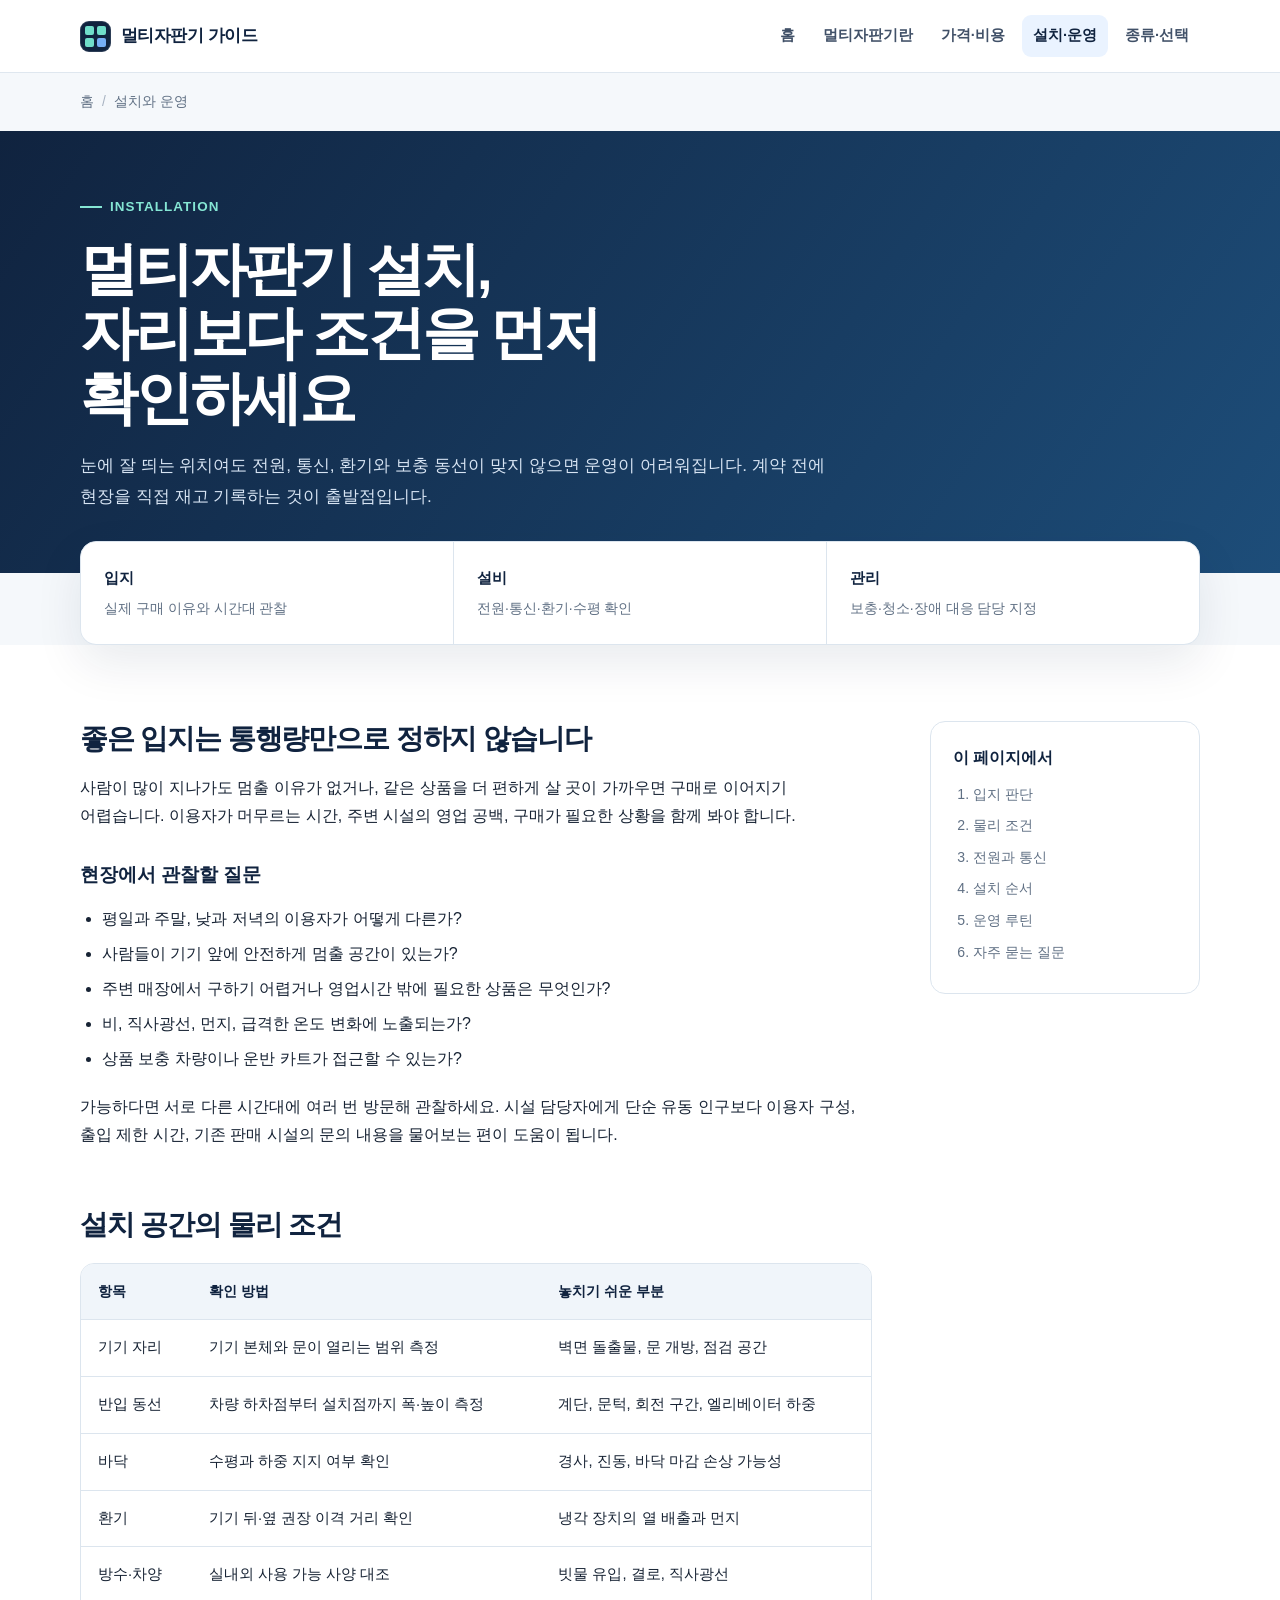
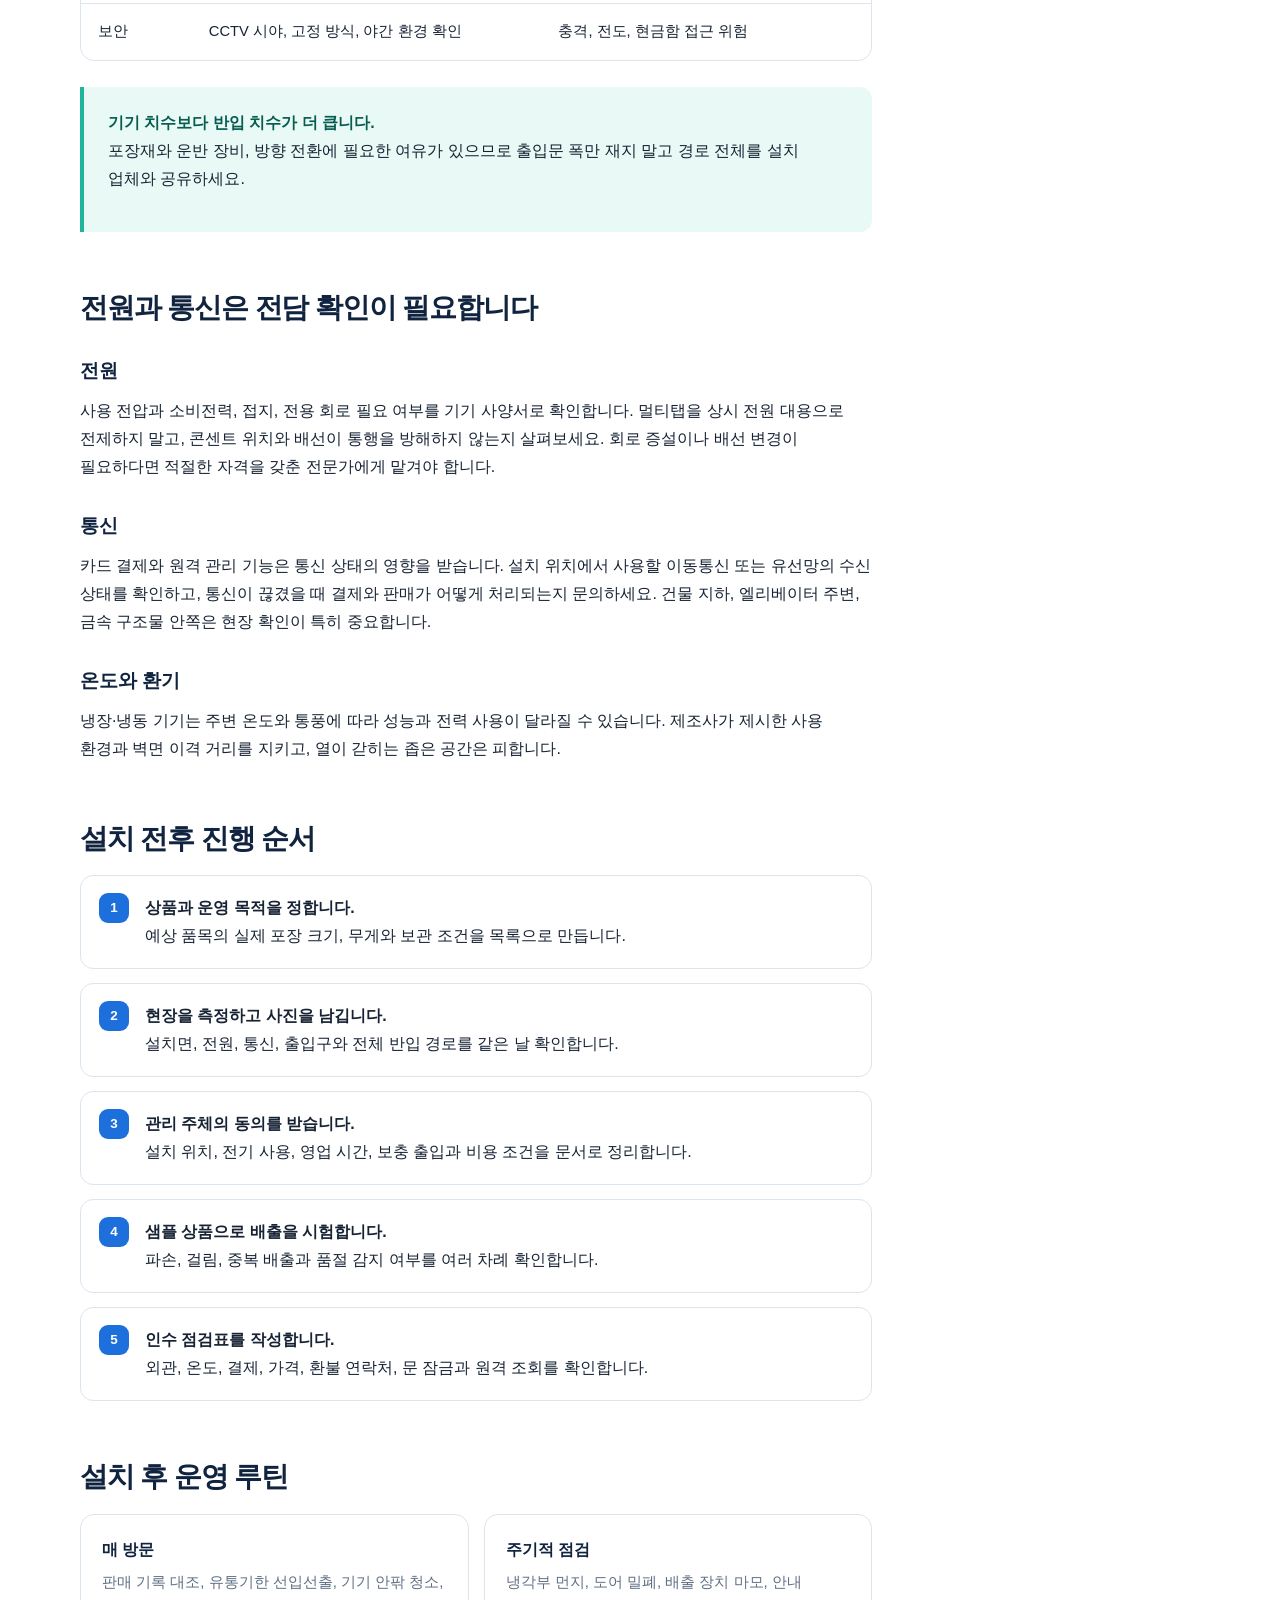
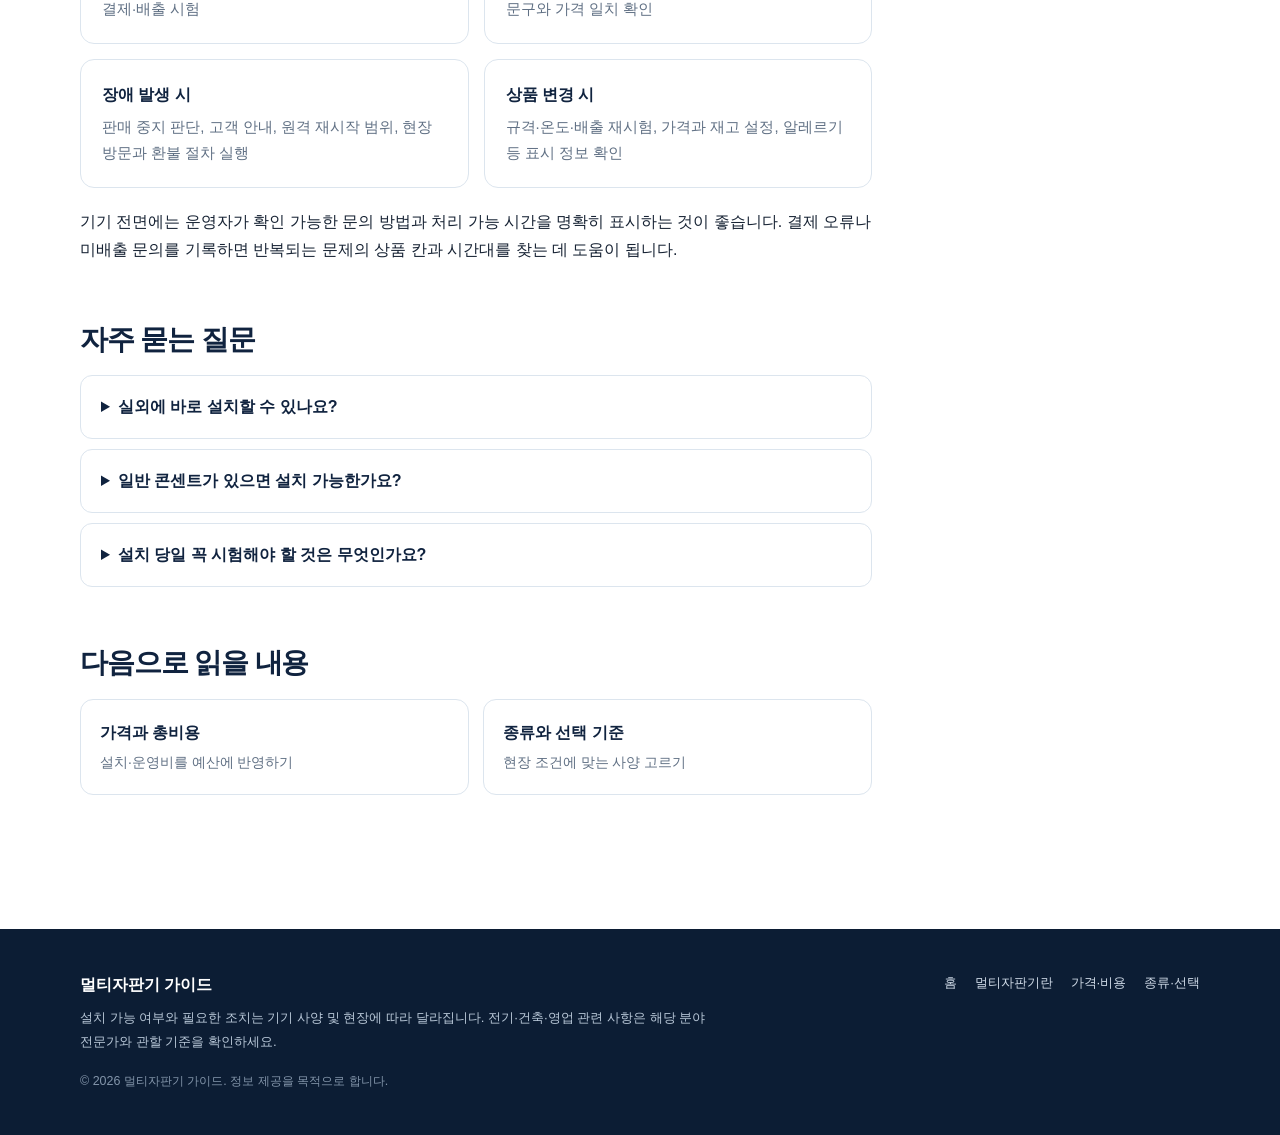
<file: multi-vending-machine-installation.html>
<!doctype html>
<html lang="ko">
<head>
  <meta charset="utf-8"><meta name="viewport" content="width=device-width, initial-scale=1">
  <title>멀티자판기 설치 조건과 운영 점검표 | 멀티자판기 가이드</title>
  <meta name="description" content="멀티자판기 설치 전 입지, 반입 동선, 바닥, 전원, 통신, 환기와 보안을 확인하고 설치 후 보충·청소·장애 대응 체계를 만드는 방법입니다.">
  <link rel="canonical" href="https://multi-vending-guide.github.io/multi-vending-machine-installation.html">
  <meta name="theme-color" content="#10233f"><meta property="og:type" content="article"><meta property="og:locale" content="ko_KR"><meta property="og:site_name" content="멀티자판기 가이드"><meta property="og:title" content="멀티자판기 설치 조건과 운영 점검표"><meta property="og:description" content="입지, 전원, 통신, 반입, 환기와 관리 동선을 설치 전에 확인하세요."><meta property="og:url" content="https://multi-vending-guide.github.io/multi-vending-machine-installation.html"><meta name="twitter:card" content="summary"><meta name="twitter:title" content="멀티자판기 설치 조건과 운영 점검표"><meta name="twitter:description" content="설치 가능 여부부터 운영 루틴까지 현장 기준으로 정리했습니다.">
  <link rel="icon" href="favicon.svg" type="image/svg+xml"><link rel="manifest" href="site.webmanifest"><link rel="stylesheet" href="assets/style.css">
  <script type="application/ld+json">{"@context":"https://schema.org","@graph":[{"@type":"BreadcrumbList","itemListElement":[{"@type":"ListItem","position":1,"name":"홈","item":"https://multi-vending-guide.github.io/"},{"@type":"ListItem","position":2,"name":"설치와 운영","item":"https://multi-vending-guide.github.io/multi-vending-machine-installation.html"}]},{"@type":"Article","headline":"멀티자판기 설치 조건과 운영 점검표","description":"멀티자판기의 입지, 설비, 반입과 운영 관리를 설명하는 정보 글","inLanguage":"ko-KR","mainEntityOfPage":"https://multi-vending-guide.github.io/multi-vending-machine-installation.html","author":{"@type":"Organization","name":"멀티자판기 가이드"},"publisher":{"@type":"Organization","name":"멀티자판기 가이드"}}]}</script>
</head>
<body>
<a class="skip-link" href="#main">본문 바로가기</a><header class="site-header"><div class="container header-inner"><a class="brand" href="index.html" aria-label="멀티자판기 가이드 홈"><span class="brand-mark" aria-hidden="true"><i></i><i></i><i></i><i></i></span>멀티자판기 가이드</a><button class="menu-button" type="button" aria-expanded="false" aria-controls="site-nav" aria-label="메뉴 열기">☰</button><nav class="site-nav" id="site-nav" aria-label="주요 메뉴"><a href="index.html">홈</a><a href="multi-vending-machine.html">멀티자판기란</a><a href="multi-vending-machine-cost.html">가격·비용</a><a href="multi-vending-machine-installation.html" aria-current="page">설치·운영</a><a href="multi-vending-machine-guide.html">종류·선택</a></nav></div></header>
<div class="container breadcrumb"><ol><li><a href="index.html">홈</a></li><li aria-current="page">설치와 운영</li></ol></div>
<main id="main"><section class="page-hero"><div class="container"><p class="eyebrow">Installation</p><h1>멀티자판기 설치,<br>자리보다 조건을 먼저 확인하세요</h1><p class="lead">눈에 잘 띄는 위치여도 전원, 통신, 환기와 보충 동선이 맞지 않으면 운영이 어려워집니다. 계약 전에 현장을 직접 재고 기록하는 것이 출발점입니다.</p></div></section>
<div class="container quick-summary"><div><strong>입지</strong><span>실제 구매 이유와 시간대 관찰</span></div><div><strong>설비</strong><span>전원·통신·환기·수평 확인</span></div><div><strong>관리</strong><span>보충·청소·장애 대응 담당 지정</span></div></div>
<section class="section section-white"><div class="container article-layout"><article class="content">
  <section id="location"><h2>좋은 입지는 통행량만으로 정하지 않습니다</h2><p>사람이 많이 지나가도 멈출 이유가 없거나, 같은 상품을 더 편하게 살 곳이 가까우면 구매로 이어지기 어렵습니다. 이용자가 머무르는 시간, 주변 시설의 영업 공백, 구매가 필요한 상황을 함께 봐야 합니다.</p><h3>현장에서 관찰할 질문</h3><ul><li>평일과 주말, 낮과 저녁의 이용자가 어떻게 다른가?</li><li>사람들이 기기 앞에 안전하게 멈출 공간이 있는가?</li><li>주변 매장에서 구하기 어렵거나 영업시간 밖에 필요한 상품은 무엇인가?</li><li>비, 직사광선, 먼지, 급격한 온도 변화에 노출되는가?</li><li>상품 보충 차량이나 운반 카트가 접근할 수 있는가?</li></ul><p>가능하다면 서로 다른 시간대에 여러 번 방문해 관찰하세요. 시설 담당자에게 단순 유동 인구보다 이용자 구성, 출입 제한 시간, 기존 판매 시설의 문의 내용을 물어보는 편이 도움이 됩니다.</p></section>

  <section id="site"><h2>설치 공간의 물리 조건</h2><div class="table-wrap"><table><thead><tr><th>항목</th><th>확인 방법</th><th>놓치기 쉬운 부분</th></tr></thead><tbody><tr><td>기기 자리</td><td>기기 본체와 문이 열리는 범위 측정</td><td>벽면 돌출물, 문 개방, 점검 공간</td></tr><tr><td>반입 동선</td><td>차량 하차점부터 설치점까지 폭·높이 측정</td><td>계단, 문턱, 회전 구간, 엘리베이터 하중</td></tr><tr><td>바닥</td><td>수평과 하중 지지 여부 확인</td><td>경사, 진동, 바닥 마감 손상 가능성</td></tr><tr><td>환기</td><td>기기 뒤·옆 권장 이격 거리 확인</td><td>냉각 장치의 열 배출과 먼지</td></tr><tr><td>방수·차양</td><td>실내외 사용 가능 사양 대조</td><td>빗물 유입, 결로, 직사광선</td></tr><tr><td>보안</td><td>CCTV 시야, 고정 방식, 야간 환경 확인</td><td>충격, 전도, 현금함 접근 위험</td></tr></tbody></table></div><div class="note"><strong>기기 치수보다 반입 치수가 더 큽니다.</strong><p>포장재와 운반 장비, 방향 전환에 필요한 여유가 있으므로 출입문 폭만 재지 말고 경로 전체를 설치 업체와 공유하세요.</p></div></section>

  <section id="power"><h2>전원과 통신은 전담 확인이 필요합니다</h2><h3>전원</h3><p>사용 전압과 소비전력, 접지, 전용 회로 필요 여부를 기기 사양서로 확인합니다. 멀티탭을 상시 전원 대용으로 전제하지 말고, 콘센트 위치와 배선이 통행을 방해하지 않는지 살펴보세요. 회로 증설이나 배선 변경이 필요하다면 적절한 자격을 갖춘 전문가에게 맡겨야 합니다.</p><h3>통신</h3><p>카드 결제와 원격 관리 기능은 통신 상태의 영향을 받습니다. 설치 위치에서 사용할 이동통신 또는 유선망의 수신 상태를 확인하고, 통신이 끊겼을 때 결제와 판매가 어떻게 처리되는지 문의하세요. 건물 지하, 엘리베이터 주변, 금속 구조물 안쪽은 현장 확인이 특히 중요합니다.</p><h3>온도와 환기</h3><p>냉장·냉동 기기는 주변 온도와 통풍에 따라 성능과 전력 사용이 달라질 수 있습니다. 제조사가 제시한 사용 환경과 벽면 이격 거리를 지키고, 열이 갇히는 좁은 공간은 피합니다.</p></section>

  <section id="process"><h2>설치 전후 진행 순서</h2><ol class="step-list"><li><strong>상품과 운영 목적을 정합니다.</strong><br>예상 품목의 실제 포장 크기, 무게와 보관 조건을 목록으로 만듭니다.</li><li><strong>현장을 측정하고 사진을 남깁니다.</strong><br>설치면, 전원, 통신, 출입구와 전체 반입 경로를 같은 날 확인합니다.</li><li><strong>관리 주체의 동의를 받습니다.</strong><br>설치 위치, 전기 사용, 영업 시간, 보충 출입과 비용 조건을 문서로 정리합니다.</li><li><strong>샘플 상품으로 배출을 시험합니다.</strong><br>파손, 걸림, 중복 배출과 품절 감지 여부를 여러 차례 확인합니다.</li><li><strong>인수 점검표를 작성합니다.</strong><br>외관, 온도, 결제, 가격, 환불 연락처, 문 잠금과 원격 조회를 확인합니다.</li></ol></section>

  <section id="routine"><h2>설치 후 운영 루틴</h2><dl class="term-grid"><div class="term"><dt>매 방문</dt><dd>판매 기록 대조, 유통기한 선입선출, 기기 안팎 청소, 결제·배출 시험</dd></div><div class="term"><dt>주기적 점검</dt><dd>냉각부 먼지, 도어 밀폐, 배출 장치 마모, 안내 문구와 가격 일치 확인</dd></div><div class="term"><dt>장애 발생 시</dt><dd>판매 중지 판단, 고객 안내, 원격 재시작 범위, 현장 방문과 환불 절차 실행</dd></div><div class="term"><dt>상품 변경 시</dt><dd>규격·온도·배출 재시험, 가격과 재고 설정, 알레르기 등 표시 정보 확인</dd></div></dl><p>기기 전면에는 운영자가 확인 가능한 문의 방법과 처리 가능 시간을 명확히 표시하는 것이 좋습니다. 결제 오류나 미배출 문의를 기록하면 반복되는 문제의 상품 칸과 시간대를 찾는 데 도움이 됩니다.</p></section>

  <section class="faq" id="faq"><h2>자주 묻는 질문</h2><details><summary>실외에 바로 설치할 수 있나요?</summary><p>기기가 실외 사용을 지원하는지 먼저 확인해야 합니다. 비, 먼지, 직사광선, 주변 온도와 전도·도난 위험을 고려한 차양 및 고정 대책이 필요할 수 있습니다.</p></details><details><summary>일반 콘센트가 있으면 설치 가능한가요?</summary><p>콘센트 유무만으로 판단할 수 없습니다. 기기의 정격, 회로 용량, 접지와 다른 장비의 사용 상황을 확인해야 하며 필요한 전기 작업은 전문가에게 의뢰하세요.</p></details><details><summary>설치 당일 꼭 시험해야 할 것은 무엇인가요?</summary><p>모든 결제 방식, 대표 상품의 배출, 가격 표시, 품절 감지, 냉각 또는 보온 성능, 도어 잠금과 원격 조회를 실제 조건으로 확인하세요.</p></details></section>
  <section><h2>다음으로 읽을 내용</h2><div class="related"><a href="multi-vending-machine-cost.html">가격과 총비용<span>설치·운영비를 예산에 반영하기</span></a><a href="multi-vending-machine-guide.html">종류와 선택 기준<span>현장 조건에 맞는 사양 고르기</span></a></div></section>
</article><aside class="toc" aria-label="이 페이지의 목차"><strong>이 페이지에서</strong><ol><li><a href="#location">입지 판단</a></li><li><a href="#site">물리 조건</a></li><li><a href="#power">전원과 통신</a></li><li><a href="#process">설치 순서</a></li><li><a href="#routine">운영 루틴</a></li><li><a href="#faq">자주 묻는 질문</a></li></ol></aside></div></section></main>
<footer class="site-footer"><div class="container"><div class="footer-inner"><div><div class="footer-brand">멀티자판기 가이드</div><p class="footer-note">설치 가능 여부와 필요한 조치는 기기 사양 및 현장에 따라 달라집니다. 전기·건축·영업 관련 사항은 해당 분야 전문가와 관할 기준을 확인하세요.</p></div><nav class="footer-nav" aria-label="하단 메뉴"><a href="index.html">홈</a><a href="multi-vending-machine.html">멀티자판기란</a><a href="multi-vending-machine-cost.html">가격·비용</a><a href="multi-vending-machine-guide.html">종류·선택</a></nav></div><div class="copyright">© <span data-year>2026</span> 멀티자판기 가이드. 정보 제공을 목적으로 합니다.</div></div></footer><script src="assets/site.js" defer></script>
</body></html>
</file>
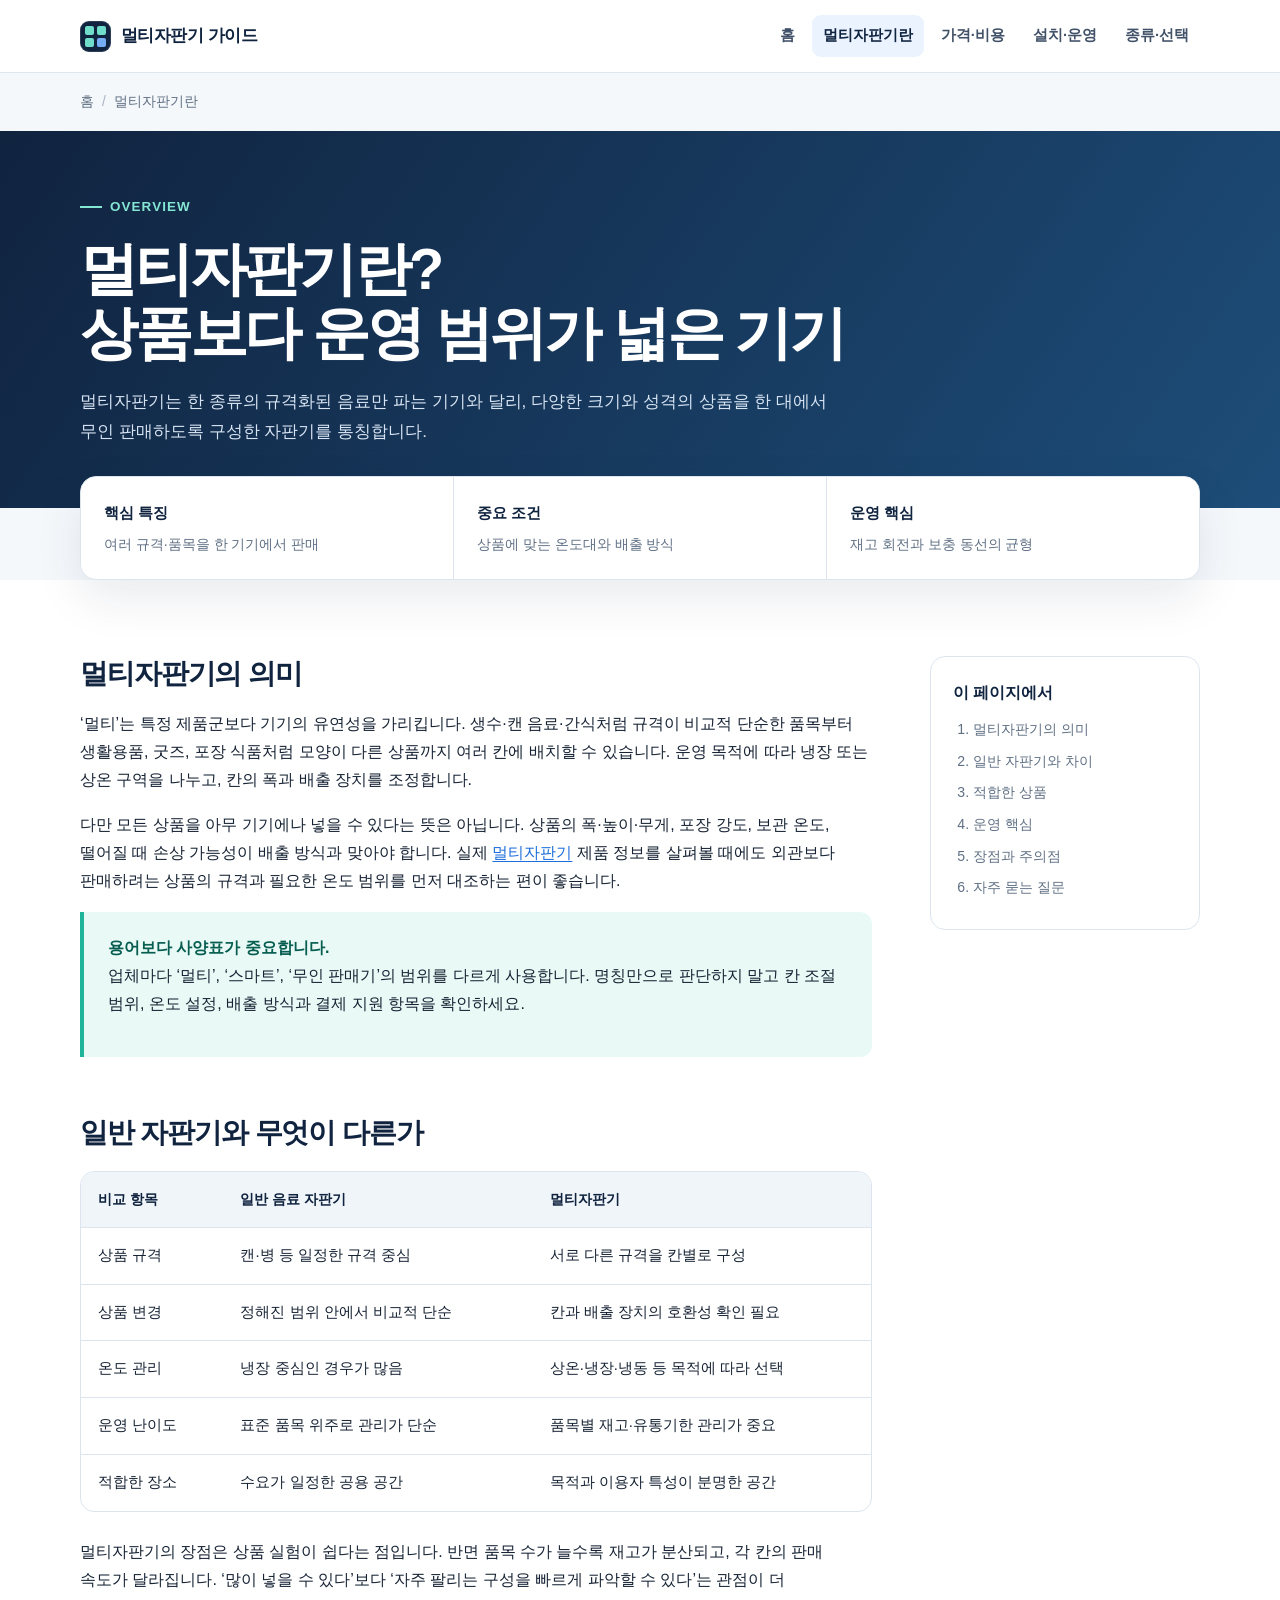
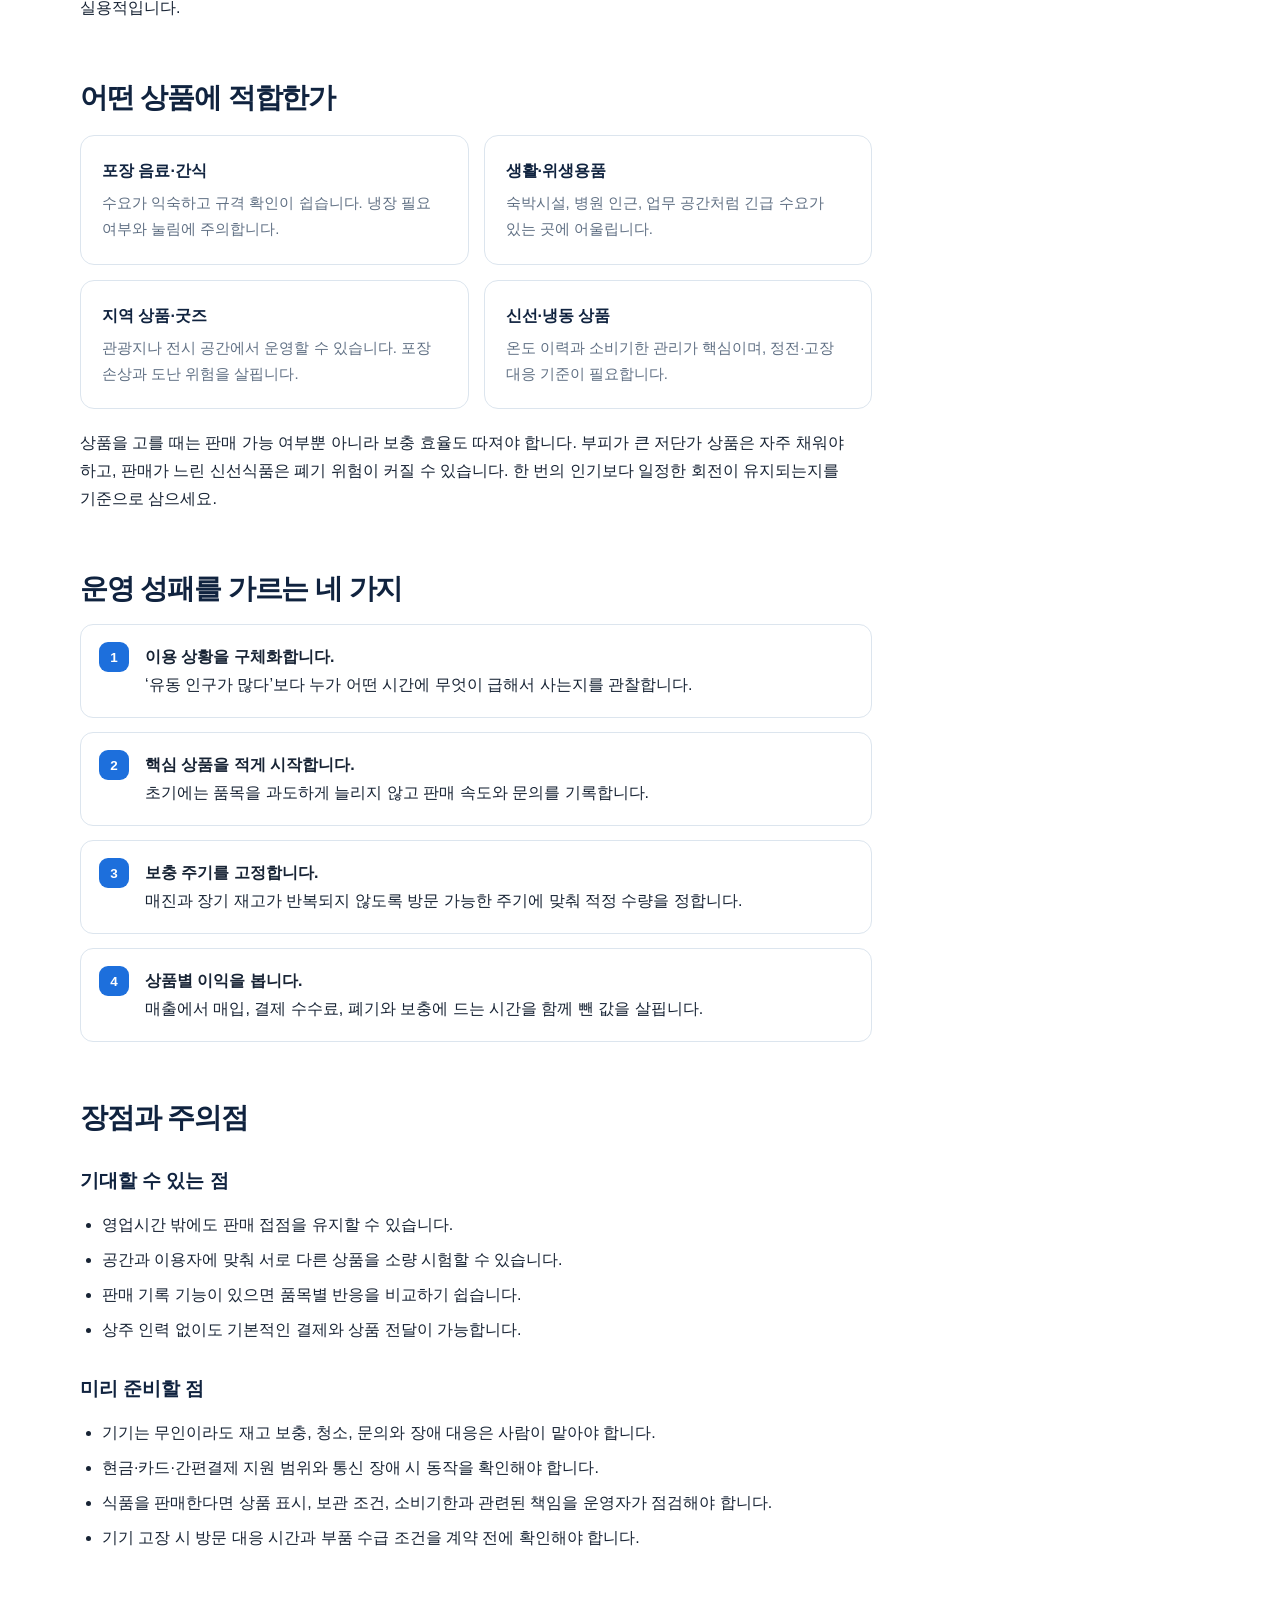
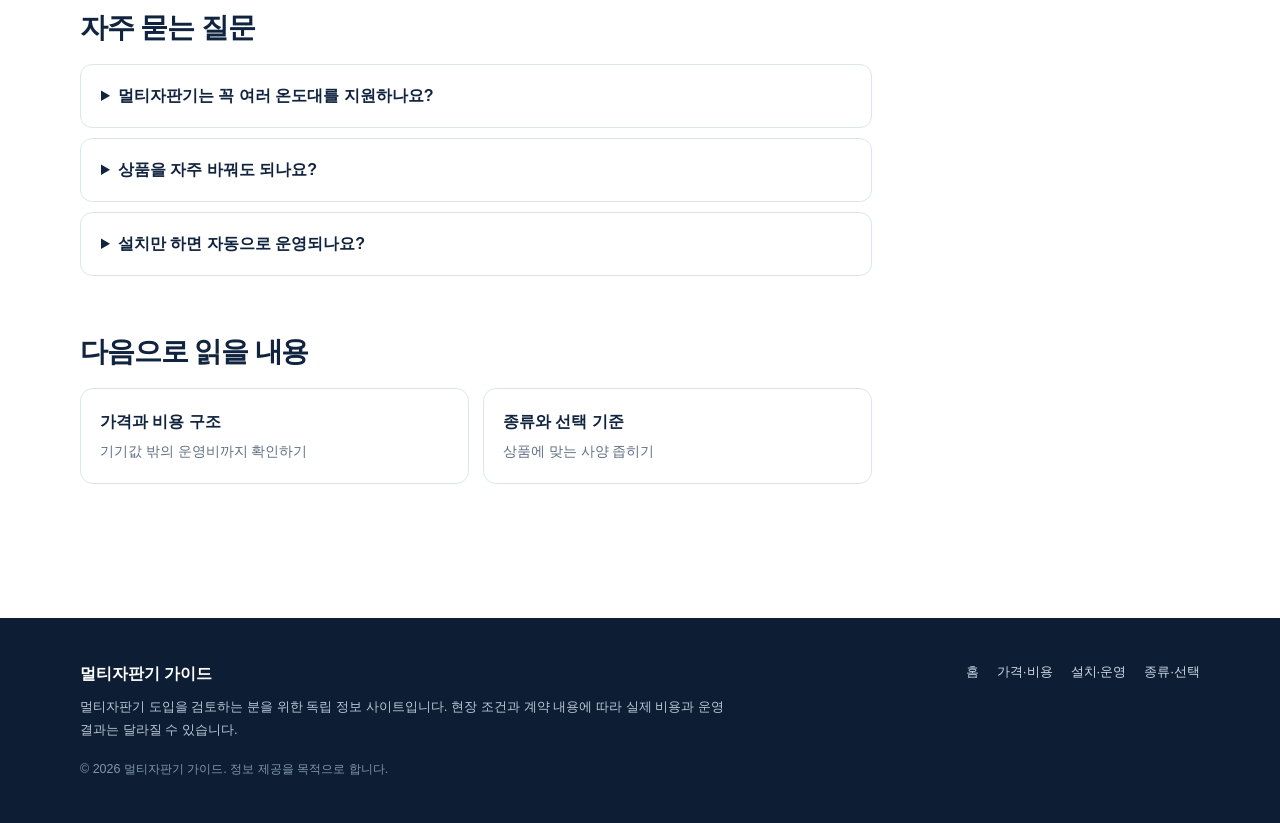
<file: multi-vending-machine.html>
<!doctype html>
<html lang="ko">
<head>
  <meta charset="utf-8"><meta name="viewport" content="width=device-width, initial-scale=1">
  <title>멀티자판기란? 특징과 운영 방식 | 멀티자판기 가이드</title>
  <meta name="description" content="멀티자판기의 뜻과 일반 자판기와의 차이, 적합한 상품, 운영 장단점, 도입 전 확인 사항을 실제 운영 관점에서 설명합니다.">
  <link rel="canonical" href="https://multi-vending-guide.github.io/multi-vending-machine.html">
  <meta name="theme-color" content="#10233f"><meta property="og:type" content="article"><meta property="og:locale" content="ko_KR"><meta property="og:site_name" content="멀티자판기 가이드"><meta property="og:title" content="멀티자판기란? 특징과 운영 방식"><meta property="og:description" content="한 기기에서 여러 상품을 판매하는 방식과 도입 전 확인할 운영 기준을 정리했습니다."><meta property="og:url" content="https://multi-vending-guide.github.io/multi-vending-machine.html"><meta name="twitter:card" content="summary"><meta name="twitter:title" content="멀티자판기란? 특징과 운영 방식"><meta name="twitter:description" content="상품 구성, 배출 방식, 결제와 재고 관리 관점에서 멀티자판기를 이해합니다.">
  <link rel="icon" href="favicon.svg" type="image/svg+xml"><link rel="manifest" href="site.webmanifest"><link rel="stylesheet" href="assets/style.css">
  <script type="application/ld+json">{"@context":"https://schema.org","@graph":[{"@type":"BreadcrumbList","itemListElement":[{"@type":"ListItem","position":1,"name":"홈","item":"https://multi-vending-guide.github.io/"},{"@type":"ListItem","position":2,"name":"멀티자판기란","item":"https://multi-vending-guide.github.io/multi-vending-machine.html"}]},{"@type":"Article","headline":"멀티자판기란? 특징과 운영 방식","description":"멀티자판기의 개념, 적합한 상품과 운영 기준을 설명하는 정보 글","inLanguage":"ko-KR","mainEntityOfPage":"https://multi-vending-guide.github.io/multi-vending-machine.html","author":{"@type":"Organization","name":"멀티자판기 가이드"},"publisher":{"@type":"Organization","name":"멀티자판기 가이드"}}]}</script>
</head>
<body>
<a class="skip-link" href="#main">본문 바로가기</a>
<header class="site-header"><div class="container header-inner"><a class="brand" href="index.html" aria-label="멀티자판기 가이드 홈"><span class="brand-mark" aria-hidden="true"><i></i><i></i><i></i><i></i></span>멀티자판기 가이드</a><button class="menu-button" type="button" aria-expanded="false" aria-controls="site-nav" aria-label="메뉴 열기">☰</button><nav class="site-nav" id="site-nav" aria-label="주요 메뉴"><a href="index.html">홈</a><a href="multi-vending-machine.html" aria-current="page">멀티자판기란</a><a href="multi-vending-machine-cost.html">가격·비용</a><a href="multi-vending-machine-installation.html">설치·운영</a><a href="multi-vending-machine-guide.html">종류·선택</a></nav></div></header>
<div class="container breadcrumb"><ol><li><a href="index.html">홈</a></li><li aria-current="page">멀티자판기란</li></ol></div>
<main id="main">
  <section class="page-hero"><div class="container"><p class="eyebrow">Overview</p><h1>멀티자판기란?<br>상품보다 운영 범위가 넓은 기기</h1><p class="lead">멀티자판기는 한 종류의 규격화된 음료만 파는 기기와 달리, 다양한 크기와 성격의 상품을 한 대에서 무인 판매하도록 구성한 자판기를 통칭합니다.</p></div></section>
  <div class="container quick-summary"><div><strong>핵심 특징</strong><span>여러 규격·품목을 한 기기에서 판매</span></div><div><strong>중요 조건</strong><span>상품에 맞는 온도대와 배출 방식</span></div><div><strong>운영 핵심</strong><span>재고 회전과 보충 동선의 균형</span></div></div>
  <section class="section section-white"><div class="container article-layout">
    <article class="content">
      <section id="definition"><h2>멀티자판기의 의미</h2><p>‘멀티’는 특정 제품군보다 기기의 유연성을 가리킵니다. 생수·캔 음료·간식처럼 규격이 비교적 단순한 품목부터 생활용품, 굿즈, 포장 식품처럼 모양이 다른 상품까지 여러 칸에 배치할 수 있습니다. 운영 목적에 따라 냉장 또는 상온 구역을 나누고, 칸의 폭과 배출 장치를 조정합니다.</p><p>다만 모든 상품을 아무 기기에나 넣을 수 있다는 뜻은 아닙니다. 상품의 폭·높이·무게, 포장 강도, 보관 온도, 떨어질 때 손상 가능성이 배출 방식과 맞아야 합니다. 실제 <a href="https://japangi-market.vercel.app/">멀티자판기</a> 제품 정보를 살펴볼 때에도 외관보다 판매하려는 상품의 규격과 필요한 온도 범위를 먼저 대조하는 편이 좋습니다.</p><div class="note"><strong>용어보다 사양표가 중요합니다.</strong><p>업체마다 ‘멀티’, ‘스마트’, ‘무인 판매기’의 범위를 다르게 사용합니다. 명칭만으로 판단하지 말고 칸 조절 범위, 온도 설정, 배출 방식과 결제 지원 항목을 확인하세요.</p></div></section>

      <section id="difference"><h2>일반 자판기와 무엇이 다른가</h2><div class="table-wrap"><table><thead><tr><th>비교 항목</th><th>일반 음료 자판기</th><th>멀티자판기</th></tr></thead><tbody><tr><td>상품 규격</td><td>캔·병 등 일정한 규격 중심</td><td>서로 다른 규격을 칸별로 구성</td></tr><tr><td>상품 변경</td><td>정해진 범위 안에서 비교적 단순</td><td>칸과 배출 장치의 호환성 확인 필요</td></tr><tr><td>온도 관리</td><td>냉장 중심인 경우가 많음</td><td>상온·냉장·냉동 등 목적에 따라 선택</td></tr><tr><td>운영 난이도</td><td>표준 품목 위주로 관리가 단순</td><td>품목별 재고·유통기한 관리가 중요</td></tr><tr><td>적합한 장소</td><td>수요가 일정한 공용 공간</td><td>목적과 이용자 특성이 분명한 공간</td></tr></tbody></table></div><p>멀티자판기의 장점은 상품 실험이 쉽다는 점입니다. 반면 품목 수가 늘수록 재고가 분산되고, 각 칸의 판매 속도가 달라집니다. ‘많이 넣을 수 있다’보다 ‘자주 팔리는 구성을 빠르게 파악할 수 있다’는 관점이 더 실용적입니다.</p></section>

      <section id="products"><h2>어떤 상품에 적합한가</h2><dl class="term-grid"><div class="term"><dt>포장 음료·간식</dt><dd>수요가 익숙하고 규격 확인이 쉽습니다. 냉장 필요 여부와 눌림에 주의합니다.</dd></div><div class="term"><dt>생활·위생용품</dt><dd>숙박시설, 병원 인근, 업무 공간처럼 긴급 수요가 있는 곳에 어울립니다.</dd></div><div class="term"><dt>지역 상품·굿즈</dt><dd>관광지나 전시 공간에서 운영할 수 있습니다. 포장 손상과 도난 위험을 살핍니다.</dd></div><div class="term"><dt>신선·냉동 상품</dt><dd>온도 이력과 소비기한 관리가 핵심이며, 정전·고장 대응 기준이 필요합니다.</dd></div></dl><p>상품을 고를 때는 판매 가능 여부뿐 아니라 보충 효율도 따져야 합니다. 부피가 큰 저단가 상품은 자주 채워야 하고, 판매가 느린 신선식품은 폐기 위험이 커질 수 있습니다. 한 번의 인기보다 일정한 회전이 유지되는지를 기준으로 삼으세요.</p></section>

      <section id="operation"><h2>운영 성패를 가르는 네 가지</h2><ol class="step-list"><li><strong>이용 상황을 구체화합니다.</strong><br>‘유동 인구가 많다’보다 누가 어떤 시간에 무엇이 급해서 사는지를 관찰합니다.</li><li><strong>핵심 상품을 적게 시작합니다.</strong><br>초기에는 품목을 과도하게 늘리지 않고 판매 속도와 문의를 기록합니다.</li><li><strong>보충 주기를 고정합니다.</strong><br>매진과 장기 재고가 반복되지 않도록 방문 가능한 주기에 맞춰 적정 수량을 정합니다.</li><li><strong>상품별 이익을 봅니다.</strong><br>매출에서 매입, 결제 수수료, 폐기와 보충에 드는 시간을 함께 뺀 값을 살핍니다.</li></ol></section>

      <section id="pros"><h2>장점과 주의점</h2><h3>기대할 수 있는 점</h3><ul><li>영업시간 밖에도 판매 접점을 유지할 수 있습니다.</li><li>공간과 이용자에 맞춰 서로 다른 상품을 소량 시험할 수 있습니다.</li><li>판매 기록 기능이 있으면 품목별 반응을 비교하기 쉽습니다.</li><li>상주 인력 없이도 기본적인 결제와 상품 전달이 가능합니다.</li></ul><h3>미리 준비할 점</h3><ul><li>기기는 무인이라도 재고 보충, 청소, 문의와 장애 대응은 사람이 맡아야 합니다.</li><li>현금·카드·간편결제 지원 범위와 통신 장애 시 동작을 확인해야 합니다.</li><li>식품을 판매한다면 상품 표시, 보관 조건, 소비기한과 관련된 책임을 운영자가 점검해야 합니다.</li><li>기기 고장 시 방문 대응 시간과 부품 수급 조건을 계약 전에 확인해야 합니다.</li></ul></section>

      <section class="faq" id="faq"><h2>자주 묻는 질문</h2><details><summary>멀티자판기는 꼭 여러 온도대를 지원하나요?</summary><p>아닙니다. 상온 전용이면서 다양한 규격을 판매하는 기기도 있습니다. 여러 온도대가 필요한지는 판매 품목의 보관 조건으로 결정해야 합니다.</p></details><details><summary>상품을 자주 바꿔도 되나요?</summary><p>가능하지만 새 상품의 크기와 무게가 칸 및 배출 장치와 맞는지 시험해야 합니다. 가격 표시와 재고 설정도 함께 바꿔야 합니다.</p></details><details><summary>설치만 하면 자동으로 운영되나요?</summary><p>아닙니다. 결제는 자동화되지만 보충, 청소, 소비기한 확인, 환불과 장애 대응은 운영 업무로 남습니다.</p></details></section>

      <section><h2>다음으로 읽을 내용</h2><div class="related"><a href="multi-vending-machine-cost.html">가격과 비용 구조<span>기기값 밖의 운영비까지 확인하기</span></a><a href="multi-vending-machine-guide.html">종류와 선택 기준<span>상품에 맞는 사양 좁히기</span></a></div></section>
    </article>
    <aside class="toc" aria-label="이 페이지의 목차"><strong>이 페이지에서</strong><ol><li><a href="#definition">멀티자판기의 의미</a></li><li><a href="#difference">일반 자판기와 차이</a></li><li><a href="#products">적합한 상품</a></li><li><a href="#operation">운영 핵심</a></li><li><a href="#pros">장점과 주의점</a></li><li><a href="#faq">자주 묻는 질문</a></li></ol></aside>
  </div></section>
</main>
<footer class="site-footer"><div class="container"><div class="footer-inner"><div><div class="footer-brand">멀티자판기 가이드</div><p class="footer-note">멀티자판기 도입을 검토하는 분을 위한 독립 정보 사이트입니다. 현장 조건과 계약 내용에 따라 실제 비용과 운영 결과는 달라질 수 있습니다.</p></div><nav class="footer-nav" aria-label="하단 메뉴"><a href="index.html">홈</a><a href="multi-vending-machine-cost.html">가격·비용</a><a href="multi-vending-machine-installation.html">설치·운영</a><a href="multi-vending-machine-guide.html">종류·선택</a></nav></div><div class="copyright">© <span data-year>2026</span> 멀티자판기 가이드. 정보 제공을 목적으로 합니다.</div></div></footer><script src="assets/site.js" defer></script>
</body></html>
</file>
<file: assets/style.css>
:root {
  --navy: #10233f;
  --navy-2: #18395f;
  --blue: #1d6fdc;
  --blue-soft: #eaf3ff;
  --mint: #20b49a;
  --mint-soft: #e9faf6;
  --ink: #172334;
  --muted: #607084;
  --line: #dce5ee;
  --surface: #ffffff;
  --canvas: #f5f8fb;
  --warm: #fff8e8;
  --shadow: 0 18px 48px rgba(16, 35, 63, .09);
  --radius: 18px;
  --max: 1120px;
}

* { box-sizing: border-box; }
html { scroll-behavior: smooth; }
body {
  margin: 0;
  color: var(--ink);
  background: var(--canvas);
  font-family: -apple-system, BlinkMacSystemFont, "Segoe UI", "Noto Sans KR", "Apple SD Gothic Neo", sans-serif;
  font-size: 16px;
  line-height: 1.75;
  word-break: keep-all;
}
a { color: var(--blue); text-underline-offset: 3px; }
a:hover { color: #0c54ae; }
img, svg { max-width: 100%; }
.skip-link { position: absolute; left: -9999px; top: 0; }
.skip-link:focus { left: 16px; top: 12px; z-index: 100; padding: 10px 14px; color: #fff; background: var(--navy); border-radius: 8px; }
.container { width: min(calc(100% - 40px), var(--max)); margin-inline: auto; }

.site-header { position: sticky; top: 0; z-index: 20; border-bottom: 1px solid rgba(220,229,238,.9); background: rgba(255,255,255,.94); backdrop-filter: blur(14px); }
.header-inner { min-height: 72px; display: flex; align-items: center; justify-content: space-between; gap: 24px; }
.brand { display: inline-flex; align-items: center; gap: 10px; color: var(--navy); font-size: 1.05rem; font-weight: 800; text-decoration: none; letter-spacing: -.03em; }
.brand-mark { width: 31px; height: 31px; display: grid; grid-template-columns: repeat(2, 1fr); gap: 3px; padding: 5px; background: var(--navy); border-radius: 9px; box-shadow: inset 0 0 0 1px rgba(255,255,255,.12); }
.brand-mark i { display: block; border-radius: 2px; background: #70ddca; }
.brand-mark i:last-child { background: #75aef5; }
.site-nav { display: flex; align-items: center; gap: 6px; }
.site-nav a { padding: 8px 11px; border-radius: 9px; color: #415168; font-size: .91rem; font-weight: 700; text-decoration: none; }
.site-nav a:hover, .site-nav a[aria-current="page"] { color: var(--navy); background: var(--blue-soft); }
.menu-button { display: none; width: 42px; height: 42px; border: 1px solid var(--line); border-radius: 10px; background: #fff; color: var(--navy); font-size: 1.25rem; }

.hero { position: relative; overflow: hidden; padding: 86px 0 74px; color: #fff; background: linear-gradient(130deg, #0e2441 0%, #173b64 62%, #116a75 125%); }
.hero::after { content: ""; position: absolute; inset: 0; pointer-events: none; background-image: linear-gradient(rgba(255,255,255,.035) 1px, transparent 1px), linear-gradient(90deg, rgba(255,255,255,.035) 1px, transparent 1px); background-size: 40px 40px; mask-image: linear-gradient(to left, #000, transparent 78%); }
.hero-grid { position: relative; z-index: 1; display: grid; grid-template-columns: minmax(0, 1.25fr) minmax(310px, .75fr); align-items: center; gap: 64px; }
.eyebrow { display: inline-flex; align-items: center; gap: 8px; margin: 0 0 18px; color: #85e6d4; font-size: .84rem; font-weight: 800; letter-spacing: .08em; text-transform: uppercase; }
.eyebrow::before { content: ""; width: 22px; height: 2px; background: currentColor; }
.hero h1, .page-hero h1 { margin: 0; max-width: 820px; font-size: clamp(2.35rem, 5vw, 4.4rem); line-height: 1.12; letter-spacing: -.055em; }
.hero .lead { max-width: 660px; margin: 24px 0 0; color: #d9e6f4; font-size: 1.13rem; }
.hero-actions { display: flex; flex-wrap: wrap; gap: 12px; margin-top: 32px; }
.button { display: inline-flex; align-items: center; justify-content: center; gap: 8px; min-height: 48px; padding: 10px 18px; border: 1px solid transparent; border-radius: 11px; font-weight: 800; text-decoration: none; transition: transform .2s ease, background .2s ease; }
.button:hover { transform: translateY(-2px); }
.button-primary { color: var(--navy); background: #7de1cf; }
.button-primary:hover { color: var(--navy); background: #9aeadc; }
.button-ghost { color: #fff; border-color: rgba(255,255,255,.32); background: rgba(255,255,255,.07); }
.button-ghost:hover { color: #fff; background: rgba(255,255,255,.13); }
.vending-visual { display: grid; grid-template-columns: repeat(3, 1fr); gap: 12px; width: min(100%, 360px); padding: 22px; justify-self: end; border: 1px solid rgba(255,255,255,.18); border-radius: 26px; background: rgba(255,255,255,.08); box-shadow: 0 28px 70px rgba(0,0,0,.2); backdrop-filter: blur(6px); }
.vending-visual span { aspect-ratio: 1; display: grid; place-items: end start; padding: 9px; border: 1px solid rgba(255,255,255,.19); border-radius: 12px; color: rgba(255,255,255,.7); background: linear-gradient(145deg, rgba(125,225,207,.18), rgba(117,174,245,.08)); font-size: .7rem; font-weight: 800; }
.vending-visual span:nth-child(2), .vending-visual span:nth-child(6) { background: rgba(125,225,207,.25); }

.trust-strip { margin-top: -1px; border-bottom: 1px solid var(--line); background: #fff; }
.trust-inner { display: grid; grid-template-columns: repeat(3, 1fr); }
.trust-item { padding: 23px 30px; border-right: 1px solid var(--line); }
.trust-item:first-child { padding-left: 0; }
.trust-item:last-child { border-right: 0; }
.trust-item strong { display: block; color: var(--navy); font-size: .98rem; }
.trust-item span { color: var(--muted); font-size: .86rem; }

.section { padding: 76px 0; }
.section-white { background: #fff; }
.section-head { display: flex; align-items: end; justify-content: space-between; gap: 30px; margin-bottom: 30px; }
.section-head h2, .content h2 { margin: 0; color: var(--navy); font-size: clamp(1.65rem, 3vw, 2.35rem); line-height: 1.28; letter-spacing: -.04em; }
.section-head p { max-width: 520px; margin: 0; color: var(--muted); }
.cards { display: grid; grid-template-columns: repeat(3, 1fr); gap: 18px; }
.card { display: flex; flex-direction: column; min-height: 250px; padding: 27px; border: 1px solid var(--line); border-radius: var(--radius); background: var(--surface); box-shadow: 0 6px 20px rgba(16,35,63,.035); }
.card:hover { border-color: #b9cde3; box-shadow: var(--shadow); transform: translateY(-3px); transition: .2s ease; }
.card-number { color: var(--mint); font-size: .78rem; font-weight: 900; letter-spacing: .12em; }
.card h3 { margin: 26px 0 9px; color: var(--navy); font-size: 1.22rem; letter-spacing: -.025em; }
.card p { margin: 0 0 20px; color: var(--muted); font-size: .95rem; }
.card-link { margin-top: auto; font-weight: 800; text-decoration: none; }
.card-link::after { content: "  →"; }

.decision-grid { display: grid; grid-template-columns: .9fr 1.1fr; gap: 50px; align-items: start; }
.decision-copy h2 { margin: 0 0 18px; color: var(--navy); font-size: clamp(1.7rem,3vw,2.4rem); line-height: 1.25; letter-spacing: -.04em; }
.decision-copy p { color: var(--muted); }
.check-list { display: grid; gap: 12px; margin: 0; padding: 0; list-style: none; }
.check-list li { position: relative; padding: 17px 18px 17px 54px; border: 1px solid var(--line); border-radius: 13px; background: #fff; }
.check-list li::before { content: "✓"; position: absolute; left: 18px; top: 17px; width: 24px; height: 24px; display: grid; place-items: center; color: #087766; background: var(--mint-soft); border-radius: 50%; font-size: .78rem; font-weight: 900; }
.check-list strong { display: block; color: var(--navy); }
.check-list span { color: var(--muted); font-size: .9rem; }

.note { padding: 22px 24px; border-left: 4px solid var(--mint); border-radius: 0 12px 12px 0; background: var(--mint-soft); }
.note strong { color: #075d50; }
.note p { margin: 4px 0 0; }
.cta-band { padding: 34px; border-radius: 22px; color: #fff; background: var(--navy); display: flex; align-items: center; justify-content: space-between; gap: 30px; }
.cta-band h2 { margin: 0 0 6px; font-size: 1.5rem; }
.cta-band p { margin: 0; color: #cbd9e9; }

.breadcrumb { padding: 17px 0; color: var(--muted); font-size: .86rem; }
.breadcrumb ol { display: flex; flex-wrap: wrap; gap: 8px; margin: 0; padding: 0; list-style: none; }
.breadcrumb li + li::before { content: "/"; margin-right: 8px; color: #a6b2c0; }
.breadcrumb a { color: inherit; text-decoration: none; }
.page-hero { padding: 58px 0 62px; color: #fff; background: linear-gradient(125deg, var(--navy), #1d4d79); }
.page-hero h1 { max-width: 780px; font-size: clamp(2.15rem,4.5vw,3.75rem); }
.page-hero .lead { max-width: 760px; margin: 20px 0 0; color: #d7e4f3; font-size: 1.08rem; }
.quick-summary { display: grid; grid-template-columns: repeat(3, 1fr); gap: 1px; margin-top: -32px; position: relative; z-index: 2; overflow: hidden; border: 1px solid var(--line); border-radius: 16px; background: var(--line); box-shadow: var(--shadow); }
.quick-summary div { padding: 23px; background: #fff; }
.quick-summary strong { display: block; color: var(--navy); font-size: .94rem; }
.quick-summary span { display: block; margin-top: 5px; color: var(--muted); font-size: .87rem; }

.article-layout { display: grid; grid-template-columns: minmax(0, 1fr) 270px; gap: 58px; align-items: start; }
.content { min-width: 0; }
.content section { scroll-margin-top: 95px; margin-bottom: 58px; }
.content h2 { margin-bottom: 18px; font-size: 1.75rem; }
.content h3 { margin: 28px 0 10px; color: var(--navy); font-size: 1.18rem; }
.content p { margin: 0 0 17px; }
.content ul, .content ol { margin: 14px 0 20px; padding-left: 22px; }
.content li { margin: 7px 0; }
.toc { position: sticky; top: 96px; padding: 22px; border: 1px solid var(--line); border-radius: 15px; background: #fff; }
.toc strong { display: block; margin-bottom: 10px; color: var(--navy); }
.toc ol { margin: 0; padding-left: 20px; }
.toc li { margin: 7px 0; color: var(--muted); font-size: .88rem; }
.toc a { color: inherit; text-decoration: none; }
.toc a:hover { color: var(--blue); }

.table-wrap { overflow-x: auto; margin: 20px 0 26px; border: 1px solid var(--line); border-radius: 14px; background: #fff; }
table { width: 100%; border-collapse: collapse; min-width: 650px; }
th, td { padding: 15px 17px; border-bottom: 1px solid var(--line); text-align: left; vertical-align: top; }
th { color: var(--navy); background: #f0f5fa; font-size: .9rem; }
td { font-size: .92rem; }
tr:last-child td { border-bottom: 0; }
.step-list { counter-reset: steps; display: grid; gap: 14px; margin: 22px 0; padding: 0 !important; list-style: none; }
.step-list li { counter-increment: steps; position: relative; margin: 0; padding: 18px 20px 18px 64px; border: 1px solid var(--line); border-radius: 13px; background: #fff; }
.step-list li::before { content: counter(steps); position: absolute; left: 18px; top: 17px; width: 30px; height: 30px; display: grid; place-items: center; border-radius: 9px; color: #fff; background: var(--blue); font-size: .84rem; font-weight: 900; }
.term-grid { display: grid; grid-template-columns: repeat(2, 1fr); gap: 15px; margin: 20px 0; }
.term { padding: 21px; border: 1px solid var(--line); border-radius: 14px; background: #fff; }
.term dt { color: var(--navy); font-weight: 800; }
.term dd { margin: 5px 0 0; color: var(--muted); font-size: .93rem; }
.faq details { margin-bottom: 10px; border: 1px solid var(--line); border-radius: 12px; background: #fff; }
.faq summary { cursor: pointer; padding: 17px 20px; color: var(--navy); font-weight: 800; }
.faq details p { padding: 0 20px 18px; margin: 0; color: var(--muted); }
.related { display: grid; grid-template-columns: repeat(2, 1fr); gap: 14px; }
.related a { padding: 19px; border: 1px solid var(--line); border-radius: 13px; color: var(--navy); background: #fff; font-weight: 800; text-decoration: none; }
.related a span { display: block; margin-top: 4px; color: var(--muted); font-size: .86rem; font-weight: 400; }
.related a:hover { border-color: #a9c4e1; }

.site-footer { padding: 42px 0; color: #b9c8d8; background: #0c1d34; }
.footer-inner { display: flex; justify-content: space-between; gap: 30px; }
.footer-brand { color: #fff; font-weight: 800; }
.footer-note { max-width: 660px; margin: 7px 0 0; font-size: .83rem; }
.footer-nav { display: flex; flex-wrap: wrap; justify-content: flex-end; gap: 12px 18px; }
.footer-nav a { color: #cfdae7; font-size: .84rem; text-decoration: none; }
.copyright { margin-top: 18px; color: #8395aa; font-size: .78rem; }

.error-page { min-height: 100vh; display: grid; place-items: center; padding: 30px; background: linear-gradient(145deg, var(--navy), #174970); }
.error-card { max-width: 610px; padding: 50px; border-radius: 24px; text-align: center; background: #fff; box-shadow: var(--shadow); }
.error-code { color: var(--mint); font-size: 4rem; font-weight: 900; line-height: 1; }
.error-card h1 { margin: 16px 0 10px; color: var(--navy); }
.error-card p { color: var(--muted); }

@media (max-width: 900px) {
  .menu-button { display: inline-grid; place-items: center; }
  .site-nav { display: none; position: absolute; inset: 72px 0 auto; padding: 14px 20px 18px; flex-direction: column; align-items: stretch; border-bottom: 1px solid var(--line); background: #fff; box-shadow: 0 14px 25px rgba(16,35,63,.08); }
  .site-nav.open { display: flex; }
  .site-nav a { padding: 11px 13px; }
  .hero-grid { grid-template-columns: 1fr; gap: 42px; }
  .vending-visual { justify-self: start; }
  .cards { grid-template-columns: 1fr 1fr; }
  .article-layout { grid-template-columns: 1fr; }
  .toc { position: static; order: -1; }
}

@media (max-width: 640px) {
  .container { width: min(calc(100% - 28px), var(--max)); }
  .hero { padding: 61px 0 56px; }
  .hero h1, .page-hero h1 { font-size: 2.35rem; }
  .vending-visual { width: 100%; }
  .trust-inner, .quick-summary { grid-template-columns: 1fr; }
  .trust-item { padding: 17px 0; border-right: 0; border-bottom: 1px solid var(--line); }
  .trust-item:last-child { border-bottom: 0; }
  .section { padding: 58px 0; }
  .section-head, .footer-inner, .cta-band { align-items: flex-start; flex-direction: column; }
  .cards, .decision-grid, .term-grid, .related { grid-template-columns: 1fr; }
  .card { min-height: 220px; }
  .page-hero { padding: 44px 0 58px; }
  .quick-summary { margin-top: -22px; }
  .footer-nav { justify-content: flex-start; }
  .error-card { padding: 36px 24px; }
}

@media (prefers-reduced-motion: reduce) {
  html { scroll-behavior: auto; }
  *, *::before, *::after { transition: none !important; }
}
</file>
